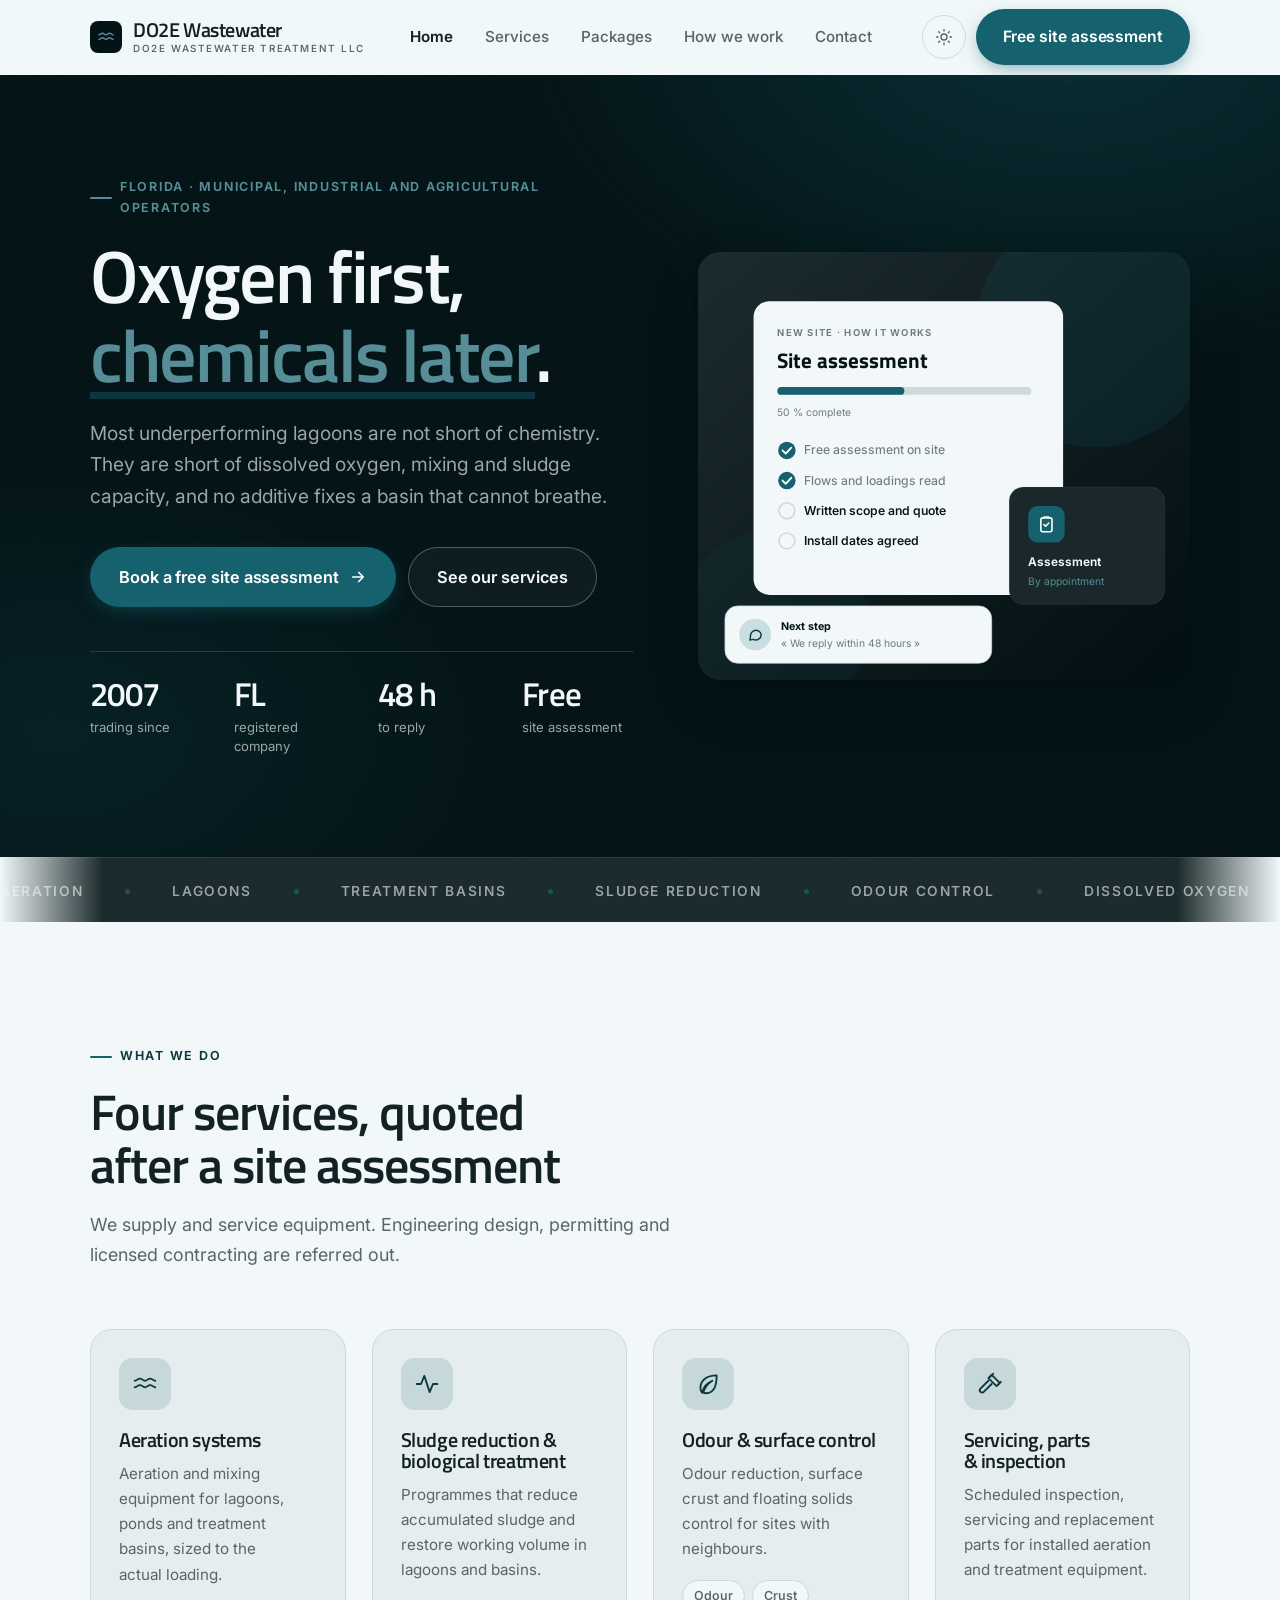
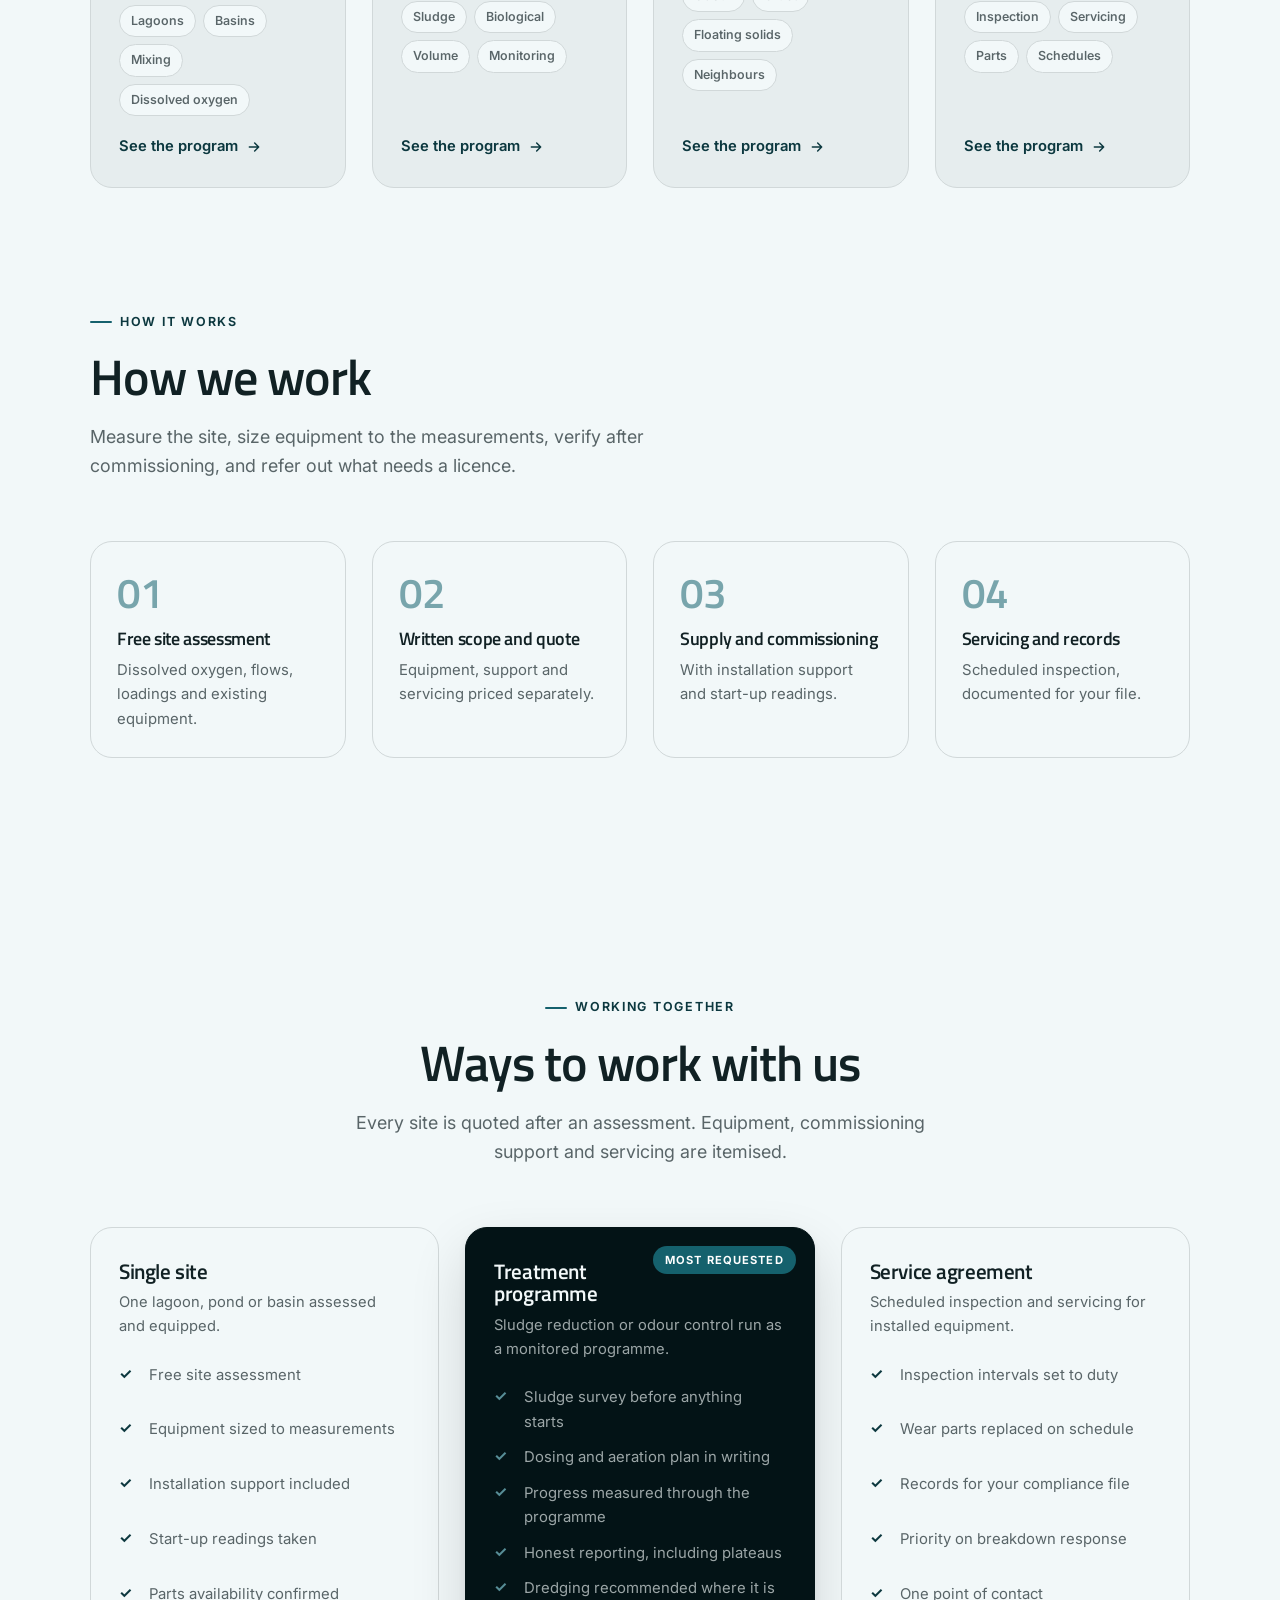
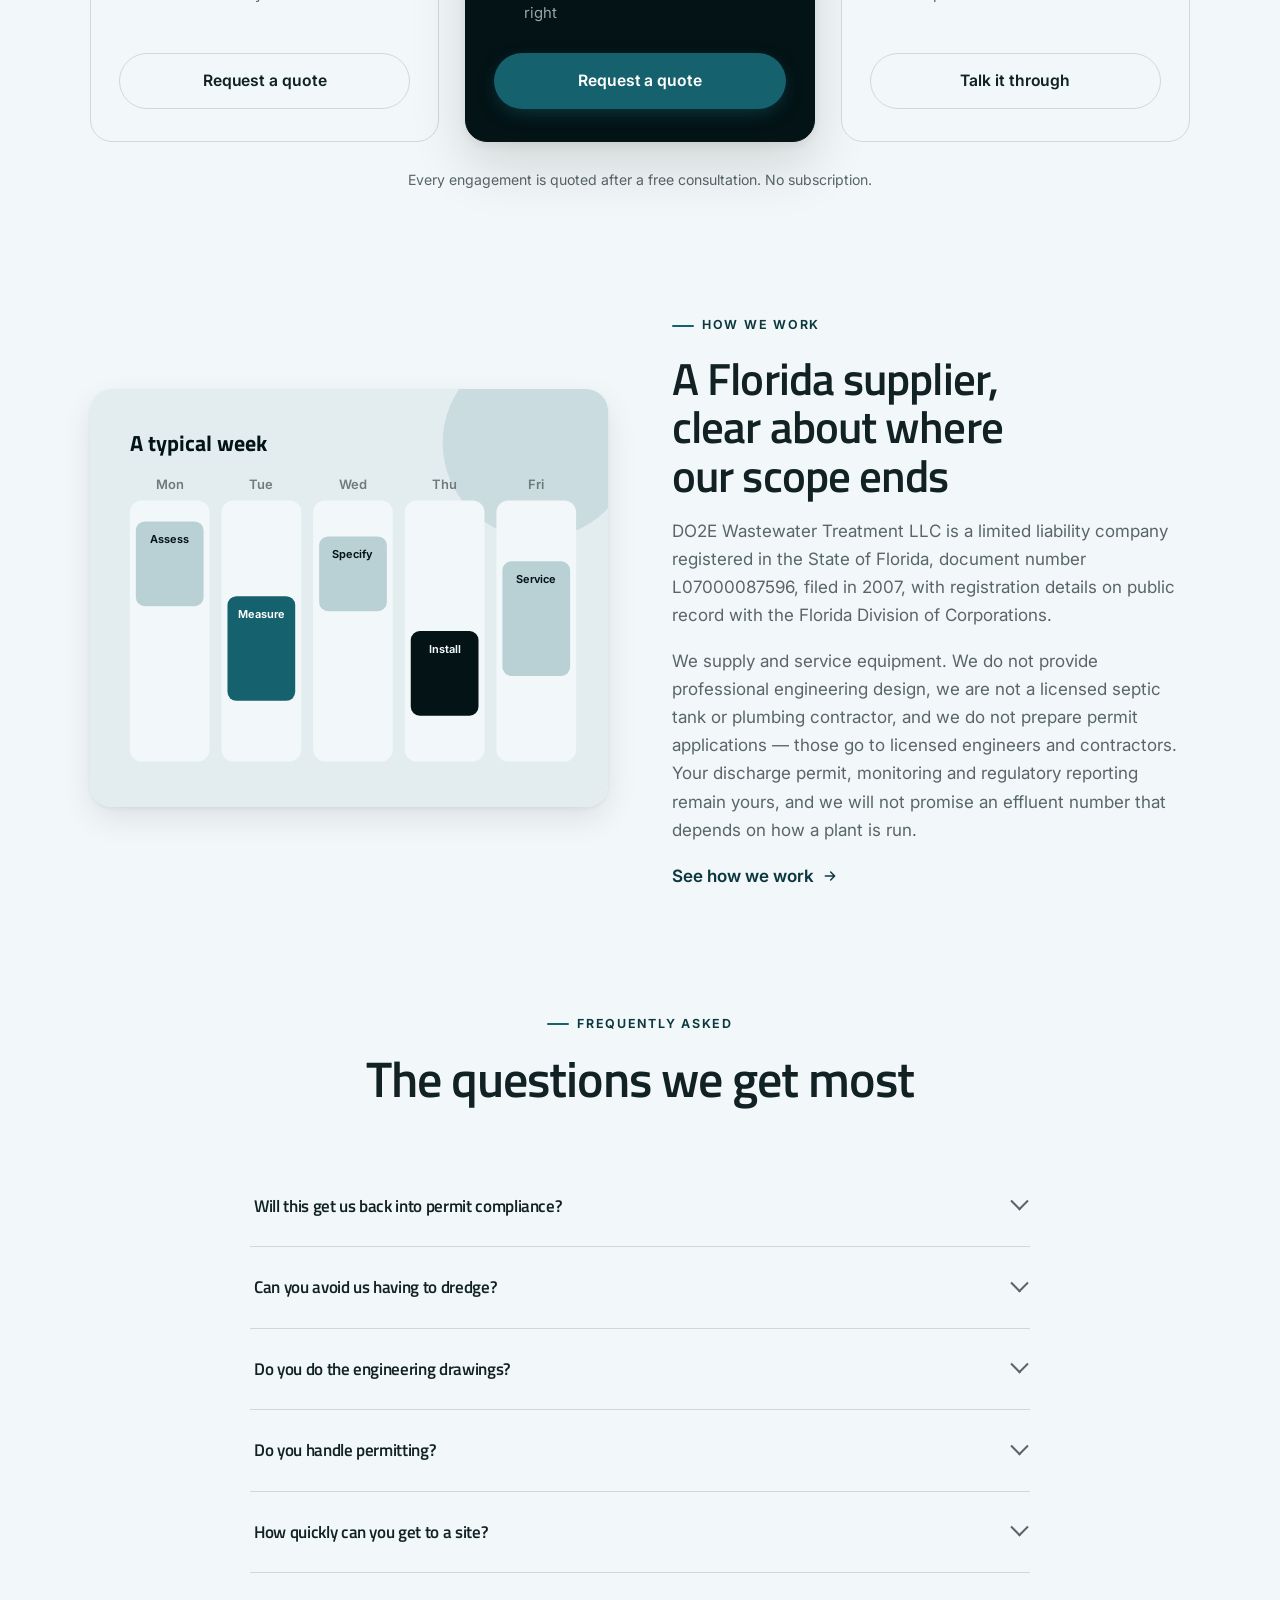
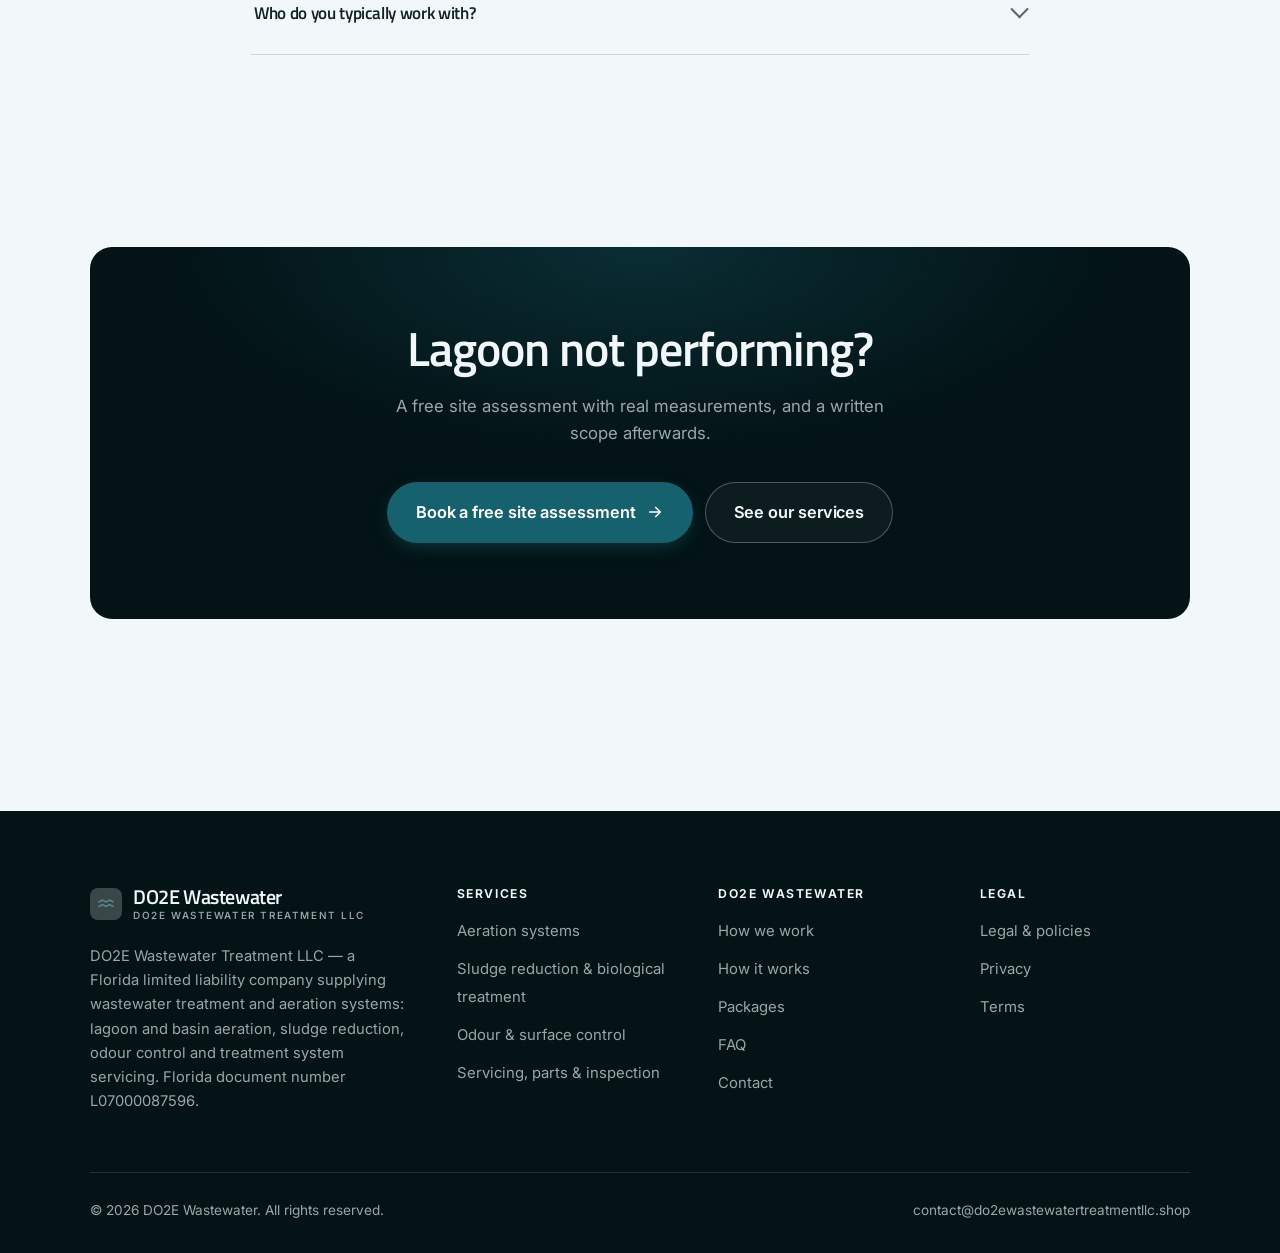
<file: index.html>
<!DOCTYPE html>
<html lang="en" class="no-js">
<head>
<meta charset="utf-8">
<meta name="viewport" content="width=device-width, initial-scale=1">
<title>DO2E Wastewater Treatment LLC — aeration and treatment systems</title>
<meta name="description" content="DO2E Wastewater Treatment LLC, a Florida company supplying wastewater aeration and treatment systems: lagoon aeration, sludge reduction, odour control and system servicing.">
<link rel="canonical" href="https://do2ewastewatertreatmentllc.shop/">

<meta property="og:type" content="website">
<meta property="og:url" content="https://do2ewastewatertreatmentllc.shop/">
<meta property="og:site_name" content="DO2E Wastewater">
<meta property="og:locale" content="en_US">
<meta property="og:title" content="DO2E Wastewater Treatment LLC — aeration and treatment systems">
<meta property="og:description" content="DO2E Wastewater Treatment LLC, a Florida company supplying wastewater aeration and treatment systems: lagoon aeration, sludge reduction, odour control and system servicing.">
<meta name="theme-color" content="#031316">

<link rel="icon" href="assets/img/favicon.svg" type="image/svg+xml">
<link rel="preconnect" href="https://fonts.googleapis.com">
<link rel="preconnect" href="https://fonts.gstatic.com" crossorigin>
<link rel="stylesheet" href="https://fonts.googleapis.com/css2?family=Titillium+Web:wght@400;600;700&family=Inter:wght@400..700&display=swap">
<link rel="stylesheet" href="assets/css/style.css">

<!-- Thème appliqué avant le premier rendu (évite le flash) -->
<script>
document.documentElement.classList.remove('no-js');
(function(){try{var t=localStorage.getItem('site-theme');if(t){document.documentElement.setAttribute('data-theme',t);}}catch(e){}})();
</script>
<script type="application/ld+json">
{
  "@context": "https://schema.org",
  "@type": "Organization",
  "name": "DO2E Wastewater",
  "url": "https://do2ewastewatertreatmentllc.shop/",
  "email": "contact@do2ewastewatertreatmentllc.shop",
  "description": "DO2E Wastewater Treatment LLC, a Florida company supplying wastewater aeration and treatment systems: lagoon aeration, sludge reduction, odour control and system servicing.",
  "areaServed": "US",
  "knowsLanguage": "en"
}
</script>
</head>

<body>
<a class="skip-link" href="#main">Skip to main content</a>

<header class="site-header">
  <nav class="wrap nav" aria-label="Main navigation">
    <a class="brand" href="index.html">
      <svg class="brand__mark" viewBox="0 0 64 64" aria-hidden="true">
        <rect class="bm-bg" width="64" height="64" rx="16"/>
        <g class="bm-ic" transform="translate(14 14) scale(1.5)" fill="none" stroke-width="2.1" stroke-linecap="round" stroke-linejoin="round"><path d="M2.5 9c2.4 0 2.4-2 4.75-2s2.4 2 4.75 2 2.4-2 4.75-2 2.4 2 4.75 2M2.5 15c2.4 0 2.4-2 4.75-2s2.4 2 4.75 2 2.4-2 4.75-2 2.4 2 4.75 2"/></g>
      </svg>
      <span>DO2E Wastewater<span class="brand__sub">DO2E Wastewater Treatment LLC</span></span>
    </a>

    <ul class="nav__links" id="nav-links">
      <li><a href="index.html" aria-current="page">Home</a></li>
      <li><a href="programs.html">Services</a></li>
      <li><a href="index.html#pricing">Packages</a></li>
      <li><a href="about.html">How we work</a></li>
      <li><a href="contact.html">Contact</a></li>
      <li><a class="btn btn--primary" href="contact.html">Free site assessment</a></li>
    </ul>

    <div class="nav__cta">
      <button class="theme-toggle" type="button" aria-label="Switch to dark theme">
        <svg class="icon-sun" viewBox="0 0 24 24" fill="none" stroke="currentColor" stroke-width="1.8" stroke-linecap="round" aria-hidden="true"><circle cx="12" cy="12" r="4"/><path d="M12 2v2m0 16v2M2 12h2m16 0h2M4.9 4.9l1.4 1.4m11.4 11.4 1.4 1.4M19.1 4.9l-1.4 1.4M6.3 17.7l-1.4 1.4"/></svg>
        <svg class="icon-moon" viewBox="0 0 24 24" fill="none" stroke="currentColor" stroke-width="1.8" stroke-linecap="round" stroke-linejoin="round" aria-hidden="true"><path d="M21 12.8A9 9 0 1 1 11.2 3a7 7 0 0 0 9.8 9.8z"/></svg>
      </button>
      <a class="btn btn--primary" href="contact.html">Free site assessment</a>
      <button class="nav__toggle" type="button" aria-expanded="false" aria-controls="nav-links" aria-label="Open menu">
        <svg class="icon-open" viewBox="0 0 24 24" fill="none" stroke="currentColor" stroke-width="2" stroke-linecap="round" aria-hidden="true"><path d="M3 6h18M3 12h18M3 18h18"/></svg>
        <svg class="icon-close" viewBox="0 0 24 24" fill="none" stroke="currentColor" stroke-width="2" stroke-linecap="round" aria-hidden="true"><path d="M6 6l12 12M18 6L6 18"/></svg>
      </button>
    </div>
  </nav>
</header>

<main id="main">

<section class="hero">
  <div class="wrap hero__inner">
    <div>
      <span class="eyebrow hero__eyebrow">Florida · Municipal, industrial and agricultural operators</span>
      <h1>Oxygen first,<br> <em>chemicals later</em>.</h1>
      <p class="hero__lede">Most underperforming lagoons are not short of chemistry. They are short of dissolved oxygen, mixing and sludge capacity, and no additive fixes a basin that cannot breathe.</p>

      <div class="hero__actions">
        <a class="btn btn--primary btn--lg" href="contact.html">Book a free site assessment <svg viewBox="0 0 24 24" fill="none" stroke="currentColor" stroke-width="2.2" stroke-linecap="round" stroke-linejoin="round" aria-hidden="true"><path d="M5 12h14M13 6l6 6-6 6"/></svg></a>
        <a class="btn btn--on-dark btn--lg" href="programs.html">See our services</a>
      </div>

      <ul class="hero__proof">
        <li><span class="stat__num">2007</span><span class="stat__label">trading since</span></li>
        <li><span class="stat__num">FL</span><span class="stat__label">registered company</span></li>
        <li><span class="stat__num">48 h</span><span class="stat__label">to reply</span></li>
        <li><span class="stat__num">Free</span><span class="stat__label">site assessment</span></li>
      </ul>
    </div>

    <div class="hero__art">
      <svg viewBox="0 0 620 540" role="img" aria-label="How a DO2E Wastewater engagement works, from free site assessment to agreed install dates.">
        <defs>
          <linearGradient id="hbg" x1="0" y1="0" x2="1" y2="1">
            <stop offset="0" stop-color="#1c2b2d"/><stop offset="1" stop-color="#020f12"/>
          </linearGradient>
        </defs>
        <rect width="620" height="540" rx="22" fill="url(#hbg)"/>
        <circle cx="500" cy="96" r="150" fill="#15616d" opacity=".16"/>
        <circle cx="96" cy="470" r="120" fill="#15616d" opacity=".08"/>

        <g style="font-family: var(--font-body)">
          <!-- Carte programme -->
          <rect x="70" y="62" width="390" height="370" rx="20" fill="#f2f8f9"/>
          <text x="100" y="106" font-size="12" font-weight="650" letter-spacing="1.6" fill="#6f7a7c">NEW SITE · HOW IT WORKS</text>
          <text x="100" y="146" font-size="27" font-weight="700" fill="#031316" style="font-family: var(--font-display)">Site assessment</text>
          <rect x="100" y="170" width="320" height="10" rx="5" fill="#d1d8d9"/>
          <rect x="100" y="170" width="160" height="10" rx="5" fill="#15616d"/>
          <text x="100" y="206" font-size="13" fill="#6f7a7c">50 % complete</text>
          <circle cx="112" cy="250" r="11" fill="#15616d"/><path d="M106.5 250l4 4 7-7.5" fill="none" stroke="#ffffff" stroke-width="2.4" stroke-linecap="round" stroke-linejoin="round"/><text x="134" y="255" font-size="15.5" fill="#6f7a7c" font-weight="450">Free assessment on site</text>
          <circle cx="112" cy="288" r="11" fill="#15616d"/><path d="M106.5 288l4 4 7-7.5" fill="none" stroke="#ffffff" stroke-width="2.4" stroke-linecap="round" stroke-linejoin="round"/><text x="134" y="293" font-size="15.5" fill="#6f7a7c" font-weight="450">Flows and loadings read</text>
          <circle cx="112" cy="326" r="10" fill="none" stroke="#d1d8d9" stroke-width="2"/><text x="134" y="331" font-size="15.5" fill="#031316" font-weight="560">Written scope and quote</text>
          <circle cx="112" cy="364" r="10" fill="none" stroke="#d1d8d9" stroke-width="2"/><text x="134" y="369" font-size="15.5" fill="#031316" font-weight="560">Install dates agreed</text>

          <!-- Carte séance -->
          <rect x="392" y="296" width="196" height="148" rx="18" fill="#1a282b" stroke="#ffffff" stroke-opacity=".08"/>
          <rect x="416" y="320" width="46" height="46" rx="12" fill="#15616d"/>
          <g transform="translate(427 331)" fill="none" stroke="#ffffff" color="#ffffff" stroke-width="2" stroke-linecap="round" stroke-linejoin="round"><rect x="5" y="4" width="14" height="17.5" rx="2.5"/><path d="M9 4V3h6v1M9 12.5l2 2 4-4"/></g>
          <text x="416" y="396" font-size="15" font-weight="650" fill="#f2f8f9">Assessment</text>
          <text x="416" y="420" font-size="13" fill="#578d96">By appointment</text>

          <!-- Retour du coach -->
          <rect x="34" y="446" width="336" height="72" rx="16" fill="#f2f8f9" stroke="#d1d8d9"/>
          <circle cx="72" cy="482" r="20" fill="#cadde0"/>
          <g transform="translate(62 472) scale(.84)" fill="none" stroke="#0e3f47" stroke-width="2.2" stroke-linecap="round" stroke-linejoin="round"><path d="M21 12a8 8 0 0 1-11.6 7.1L4 20l1-4.6A8 8 0 1 1 21 12z"/></g>
          <text x="104" y="476" font-size="13.5" font-weight="700" fill="#031316">Next step</text>
          <text x="104" y="498" font-size="13" fill="#6f7a7c">« We reply within 48 hours »</text>
        </g>
      </svg>
    </div>
  </div>
</section>

<div class="marquee" aria-hidden="true">
  <div class="marquee__track"><span>Aeration</span><span>Lagoons</span><span>Treatment basins</span><span>Sludge reduction</span><span>Odour control</span><span>Dissolved oxygen</span><span>Mixing</span><span>Servicing</span><span>Parts</span><span>Municipal</span><span>Aeration</span><span>Lagoons</span><span>Treatment basins</span><span>Sludge reduction</span><span>Odour control</span><span>Dissolved oxygen</span><span>Mixing</span><span>Servicing</span><span>Parts</span><span>Municipal</span></div>
</div>

<section class="section wrap" id="programs">
  <div class="section-head reveal">
    <span class="eyebrow">What we do</span>
    <h2>Four services, quoted after a site assessment</h2>
    <p>We supply and service equipment. Engineering design, permitting and licensed contracting are referred out.</p>
  </div>
  <div class="grid grid--4 reveal-group">
    <a class="card" href="programs.html#aeration">
      <div class="card__icon"><svg viewBox="0 0 24 24" fill="none" stroke="currentColor" stroke-width="1.7" stroke-linecap="round" stroke-linejoin="round" aria-hidden="true"><path d="M2.5 9c2.4 0 2.4-2 4.75-2s2.4 2 4.75 2 2.4-2 4.75-2 2.4 2 4.75 2M2.5 15c2.4 0 2.4-2 4.75-2s2.4 2 4.75 2 2.4-2 4.75-2 2.4 2 4.75 2"/></svg></div>
      <h3>Aeration systems</h3>
      <p>Aeration and mixing equipment for lagoons, ponds and treatment basins, sized to the actual loading.</p>
      <ul class="tags"><li>Lagoons</li><li>Basins</li><li>Mixing</li><li>Dissolved oxygen</li></ul>
      <span class="arrow-link">See the program <svg viewBox="0 0 24 24" fill="none" stroke="currentColor" stroke-width="2.2" stroke-linecap="round" stroke-linejoin="round" aria-hidden="true"><path d="M5 12h14M13 6l6 6-6 6"/></svg></span>
    </a>
    <a class="card" href="programs.html#sludge">
      <div class="card__icon"><svg viewBox="0 0 24 24" fill="none" stroke="currentColor" stroke-width="1.7" stroke-linecap="round" stroke-linejoin="round" aria-hidden="true"><path d="M2.5 12h4l3-7.5 5 15 3-7.5h4"/></svg></div>
      <h3>Sludge reduction &amp; biological treatment</h3>
      <p>Programmes that reduce accumulated sludge and restore working volume in lagoons and basins.</p>
      <ul class="tags"><li>Sludge</li><li>Biological</li><li>Volume</li><li>Monitoring</li></ul>
      <span class="arrow-link">See the program <svg viewBox="0 0 24 24" fill="none" stroke="currentColor" stroke-width="2.2" stroke-linecap="round" stroke-linejoin="round" aria-hidden="true"><path d="M5 12h14M13 6l6 6-6 6"/></svg></span>
    </a>
    <a class="card" href="programs.html#odour">
      <div class="card__icon"><svg viewBox="0 0 24 24" fill="none" stroke="currentColor" stroke-width="1.7" stroke-linecap="round" stroke-linejoin="round" aria-hidden="true"><path d="M20 4c-9 0-15 4.5-15 11.5 0 2 .6 3.4 1.5 4.5C8 14 12 10.5 16 9c-4 2.5-7 6-8.5 11 1 .4 2 .5 3 .5C17 20.5 20 14 20 4z"/></svg></div>
      <h3>Odour &amp; surface control</h3>
      <p>Odour reduction, surface crust and floating solids control for sites with neighbours.</p>
      <ul class="tags"><li>Odour</li><li>Crust</li><li>Floating solids</li><li>Neighbours</li></ul>
      <span class="arrow-link">See the program <svg viewBox="0 0 24 24" fill="none" stroke="currentColor" stroke-width="2.2" stroke-linecap="round" stroke-linejoin="round" aria-hidden="true"><path d="M5 12h14M13 6l6 6-6 6"/></svg></span>
    </a>
    <a class="card" href="programs.html#service">
      <div class="card__icon"><svg viewBox="0 0 24 24" fill="none" stroke="currentColor" stroke-width="1.7" stroke-linecap="round" stroke-linejoin="round" aria-hidden="true"><path d="M13.5 3.5 21 11l-3 3-7.5-7.5z"/><path d="M10.5 9 3.2 16.3a2.1 2.1 0 0 0 3 3L13.5 12"/><path d="M15 2.5 12 5.5M19.5 12.5 22 10"/></svg></div>
      <h3>Servicing, parts &amp; inspection</h3>
      <p>Scheduled inspection, servicing and replacement parts for installed aeration and treatment equipment.</p>
      <ul class="tags"><li>Inspection</li><li>Servicing</li><li>Parts</li><li>Schedules</li></ul>
      <span class="arrow-link">See the program <svg viewBox="0 0 24 24" fill="none" stroke="currentColor" stroke-width="2.2" stroke-linecap="round" stroke-linejoin="round" aria-hidden="true"><path d="M5 12h14M13 6l6 6-6 6"/></svg></span>
    </a>
  </div>
</section>

<section class="section section--flush wrap" id="how-it-works">
  <div class="section-head reveal">
    <span class="eyebrow">How it works</span>
    <h2>How we work</h2>
    <p>Measure the site, size equipment to the measurements, verify after commissioning, and refer out what needs a licence.</p>
  </div>
  <div class="grid grid--4 steps reveal-group">
    <article class="step">
      <h3>Free site assessment</h3>
      <p>Dissolved oxygen, flows, loadings and existing equipment.</p>
    </article>
    <article class="step">
      <h3>Written scope and quote</h3>
      <p>Equipment, support and servicing priced separately.</p>
    </article>
    <article class="step">
      <h3>Supply and commissioning</h3>
      <p>With installation support and start-up readings.</p>
    </article>
    <article class="step">
      <h3>Servicing and records</h3>
      <p>Scheduled inspection, documented for your file.</p>
    </article>
  </div>
</section>

<section class="section wrap" id="pricing">
  <div class="section-head section-head--center reveal">
    <span class="eyebrow">Working together</span>
    <h2>Ways to work with us</h2>
    <p>Every site is quoted after an assessment. Equipment, commissioning support and servicing are itemised.</p>
  </div>
  <div class="grid grid--3 plans reveal-group">
    <article class="plan">
      
      <h3>Single site</h3>
      <p class="plan__desc">One lagoon, pond or basin assessed and equipped.</p>
      
      <ul class="plan__features">
        <li>Free site assessment</li>
        <li>Equipment sized to measurements</li>
        <li>Installation support included</li>
        <li>Start-up readings taken</li>
        <li>Parts availability confirmed</li>
      </ul>
      <a class="btn btn--ghost btn--block" href="contact.html">Request a quote</a>
    </article>
    <article class="plan plan--featured">
      <span class="plan__tag">Most requested</span>
      <h3>Treatment programme</h3>
      <p class="plan__desc">Sludge reduction or odour control run as a monitored programme.</p>
      
      <ul class="plan__features">
        <li>Sludge survey before anything starts</li>
        <li>Dosing and aeration plan in writing</li>
        <li>Progress measured through the programme</li>
        <li>Honest reporting, including plateaus</li>
        <li>Dredging recommended where it is right</li>
      </ul>
      <a class="btn btn--primary btn--block" href="contact.html">Request a quote</a>
    </article>
    <article class="plan">
      
      <h3>Service agreement</h3>
      <p class="plan__desc">Scheduled inspection and servicing for installed equipment.</p>
      
      <ul class="plan__features">
        <li>Inspection intervals set to duty</li>
        <li>Wear parts replaced on schedule</li>
        <li>Records for your compliance file</li>
        <li>Priority on breakdown response</li>
        <li>One point of contact</li>
      </ul>
      <a class="btn btn--ghost btn--block" href="contact.html">Talk it through</a>
    </article>
  </div>
  <p class="plans-note">Every engagement is quoted after a free consultation. No subscription.</p>
</section>

<section class="section section--flush wrap">
  <div class="split reveal">
    <div class="split__art">
      <svg viewBox="0 0 520 420" role="img" aria-label="Example of a typical week: Assess, Measure, Specify, Install, Service.">
        <rect width="520" height="420" rx="20" fill="#e3edef"/>
        <circle cx="450" cy="54" r="96" fill="#15616d" opacity=".12"/>
        <g style="font-family: var(--font-body)">
        <text x="40" y="62" font-size="22" font-weight="700" fill="#031316" style="font-family: var(--font-display)">A typical week</text>
        <text x="80" y="100" text-anchor="middle" font-size="13" font-weight="600" fill="#6f7a7c">Mon</text>
        <rect x="40" y="112" width="80" height="262" rx="12" fill="#f2f8f9"/>
        <rect x="46" y="133" width="68" height="85" rx="9" fill="#b9d1d5"/>
        <text x="80" y="155" text-anchor="middle" font-size="11" font-weight="650" fill="#031316">Assess</text>
        <text x="172" y="100" text-anchor="middle" font-size="13" font-weight="600" fill="#6f7a7c">Tue</text>
        <rect x="132" y="112" width="80" height="262" rx="12" fill="#f2f8f9"/>
        <rect x="138" y="208" width="68" height="105" rx="9" fill="#15616d"/>
        <text x="172" y="230" text-anchor="middle" font-size="11" font-weight="650" fill="#ffffff">Measure</text>
        <text x="264" y="100" text-anchor="middle" font-size="13" font-weight="600" fill="#6f7a7c">Wed</text>
        <rect x="224" y="112" width="80" height="262" rx="12" fill="#f2f8f9"/>
        <rect x="230" y="148" width="68" height="75" rx="9" fill="#b9d1d5"/>
        <text x="264" y="170" text-anchor="middle" font-size="11" font-weight="650" fill="#031316">Specify</text>
        <text x="356" y="100" text-anchor="middle" font-size="13" font-weight="600" fill="#6f7a7c">Thu</text>
        <rect x="316" y="112" width="80" height="262" rx="12" fill="#f2f8f9"/>
        <rect x="322" y="243" width="68" height="85" rx="9" fill="#031316"/>
        <text x="356" y="265" text-anchor="middle" font-size="11" font-weight="650" fill="#f2f8f9">Install</text>
        <text x="448" y="100" text-anchor="middle" font-size="13" font-weight="600" fill="#6f7a7c">Fri</text>
        <rect x="408" y="112" width="80" height="262" rx="12" fill="#f2f8f9"/>
        <rect x="414" y="173" width="68" height="115" rx="9" fill="#b9d1d5"/>
        <text x="448" y="195" text-anchor="middle" font-size="11" font-weight="650" fill="#031316">Service</text>
        </g>
      </svg>
    </div>
    <div>
      <span class="eyebrow">How we work</span>
      <h2>A Florida supplier, clear about where our scope ends</h2>
      <p>DO2E Wastewater Treatment LLC is a limited liability company registered in the State of Florida, document number L07000087596, filed in 2007, with registration details on public record with the Florida Division of Corporations.</p>
      <p>We supply and service equipment. We do not provide professional engineering design, we are not a licensed septic tank or plumbing contractor, and we do not prepare permit applications — those go to licensed engineers and contractors. Your discharge permit, monitoring and regulatory reporting remain yours, and we will not promise an effluent number that depends on how a plant is run.</p>
      <p><a class="arrow-link" href="about.html">See how we work <svg viewBox="0 0 24 24" fill="none" stroke="currentColor" stroke-width="2.2" stroke-linecap="round" stroke-linejoin="round" aria-hidden="true"><path d="M5 12h14M13 6l6 6-6 6"/></svg></a></p>
    </div>
  </div>
</section>

<section class="section section--flush wrap" id="faq">
  <div class="section-head section-head--center reveal">
    <span class="eyebrow">Frequently asked</span>
    <h2>The questions we get most</h2>
  </div>
  <div class="faq reveal">
    <details>
      <summary>Will this get us back into permit compliance?</summary>
      <p>We cannot promise that, and anyone who does is guessing. Treatment performance depends on influent, loading, temperature and operation. We will tell you what the equipment can realistically do.</p>
    </details>
    <details>
      <summary>Can you avoid us having to dredge?</summary>
      <p>Often a biological programme recovers useful volume. Sometimes the sludge is too deep or too inorganic and dredging is the honest answer — we will say so after the survey.</p>
    </details>
    <details>
      <summary>Do you do the engineering drawings?</summary>
      <p>No. That requires a licensed professional engineer, and we will work alongside yours or refer you to one.</p>
    </details>
    <details>
      <summary>Do you handle permitting?</summary>
      <p>No. Permit applications and regulatory reporting stay with the operator and your engineer. We supply the data from our equipment that supports them.</p>
    </details>
    <details>
      <summary>How quickly can you get to a site?</summary>
      <p>We reply within 48 hours and schedule assessments by appointment. Service agreement customers get priority on breakdowns.</p>
    </details>
    <details>
      <summary>Who do you typically work with?</summary>
      <p>Municipal utilities, industrial plants with their own treatment, and agricultural operations with lagoons.</p>
    </details>
  </div>
</section>

<section class="wrap section--tight">
  <div class="cta-band reveal">
    <h2>Lagoon not performing?</h2>
    <p>A free site assessment with real measurements, and a written scope afterwards.</p>
    <div class="hero__actions">
      <a class="btn btn--primary btn--lg" href="contact.html">Book a free site assessment <svg viewBox="0 0 24 24" fill="none" stroke="currentColor" stroke-width="2.2" stroke-linecap="round" stroke-linejoin="round" aria-hidden="true"><path d="M5 12h14M13 6l6 6-6 6"/></svg></a>
      <a class="btn btn--on-dark btn--lg" href="programs.html">See our services</a>
    </div>
  </div>
</section>

</main>

<footer class="site-footer">
  <div class="wrap">
    <div class="footer__grid">
      <div class="footer__brand">
        <a class="brand" href="index.html">
          <svg class="brand__mark" viewBox="0 0 64 64" aria-hidden="true">
        <rect class="bm-bg" width="64" height="64" rx="16"/>
        <g class="bm-ic" transform="translate(14 14) scale(1.5)" fill="none" stroke-width="2.1" stroke-linecap="round" stroke-linejoin="round"><path d="M2.5 9c2.4 0 2.4-2 4.75-2s2.4 2 4.75 2 2.4-2 4.75-2 2.4 2 4.75 2M2.5 15c2.4 0 2.4-2 4.75-2s2.4 2 4.75 2 2.4-2 4.75-2 2.4 2 4.75 2"/></g>
      </svg>
          <span>DO2E Wastewater<span class="brand__sub">DO2E Wastewater Treatment LLC</span></span>
        </a>
        <p>DO2E Wastewater Treatment LLC — a Florida limited liability company supplying wastewater treatment and aeration systems: lagoon and basin aeration, sludge reduction, odour control and treatment system servicing. Florida document number L07000087596.</p>
      </div>

      <div class="footer__col">
        <h4>Services</h4>
        <ul>
          <li><a href="programs.html#aeration">Aeration systems</a></li>
          <li><a href="programs.html#sludge">Sludge reduction &amp; biological treatment</a></li>
          <li><a href="programs.html#odour">Odour &amp; surface control</a></li>
          <li><a href="programs.html#service">Servicing, parts &amp; inspection</a></li>
        </ul>
      </div>

      <div class="footer__col">
        <h4>DO2E Wastewater</h4>
        <ul>
          <li><a href="about.html">How we work</a></li>
          <li><a href="index.html#how-it-works">How it works</a></li>
          <li><a href="index.html#pricing">Packages</a></li>
          <li><a href="index.html#faq">FAQ</a></li>
          <li><a href="contact.html">Contact</a></li>
        </ul>
      </div>

      <div class="footer__col">
        <h4>Legal</h4>
        <ul>
          <li><a href="legal.html">Legal &amp; policies</a></li>
          <li><a href="legal.html#privacy">Privacy</a></li>
          <li><a href="legal.html#terms">Terms</a></li>
        </ul>
      </div>
    </div>

    <div class="footer__bottom">
      <p>© <span data-year>2026</span> DO2E Wastewater. All rights reserved.</p>
      <p><a href="mailto:contact@do2ewastewatertreatmentllc.shop">contact@do2ewastewatertreatmentllc.shop</a></p>
    </div>
  </div>
</footer>

<script src="assets/js/main.js" defer></script>
</body>
</html>
</file>
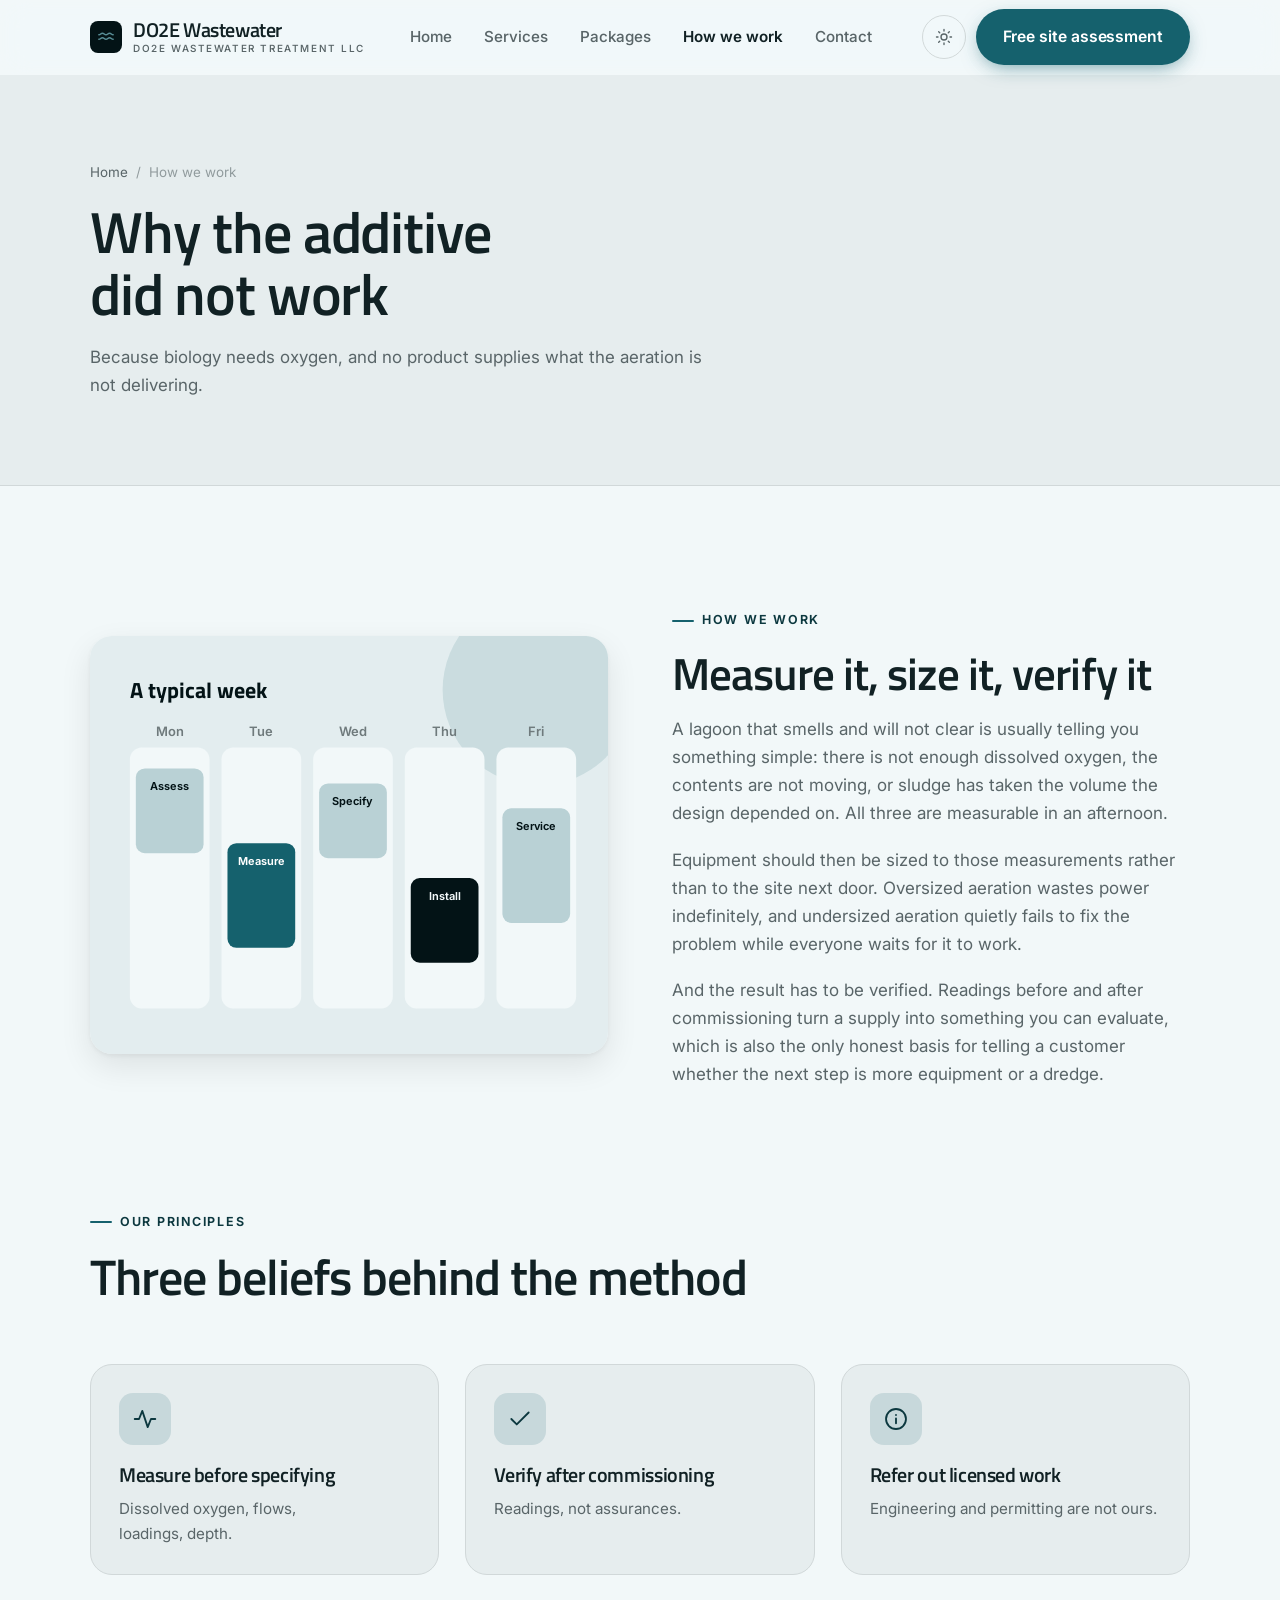
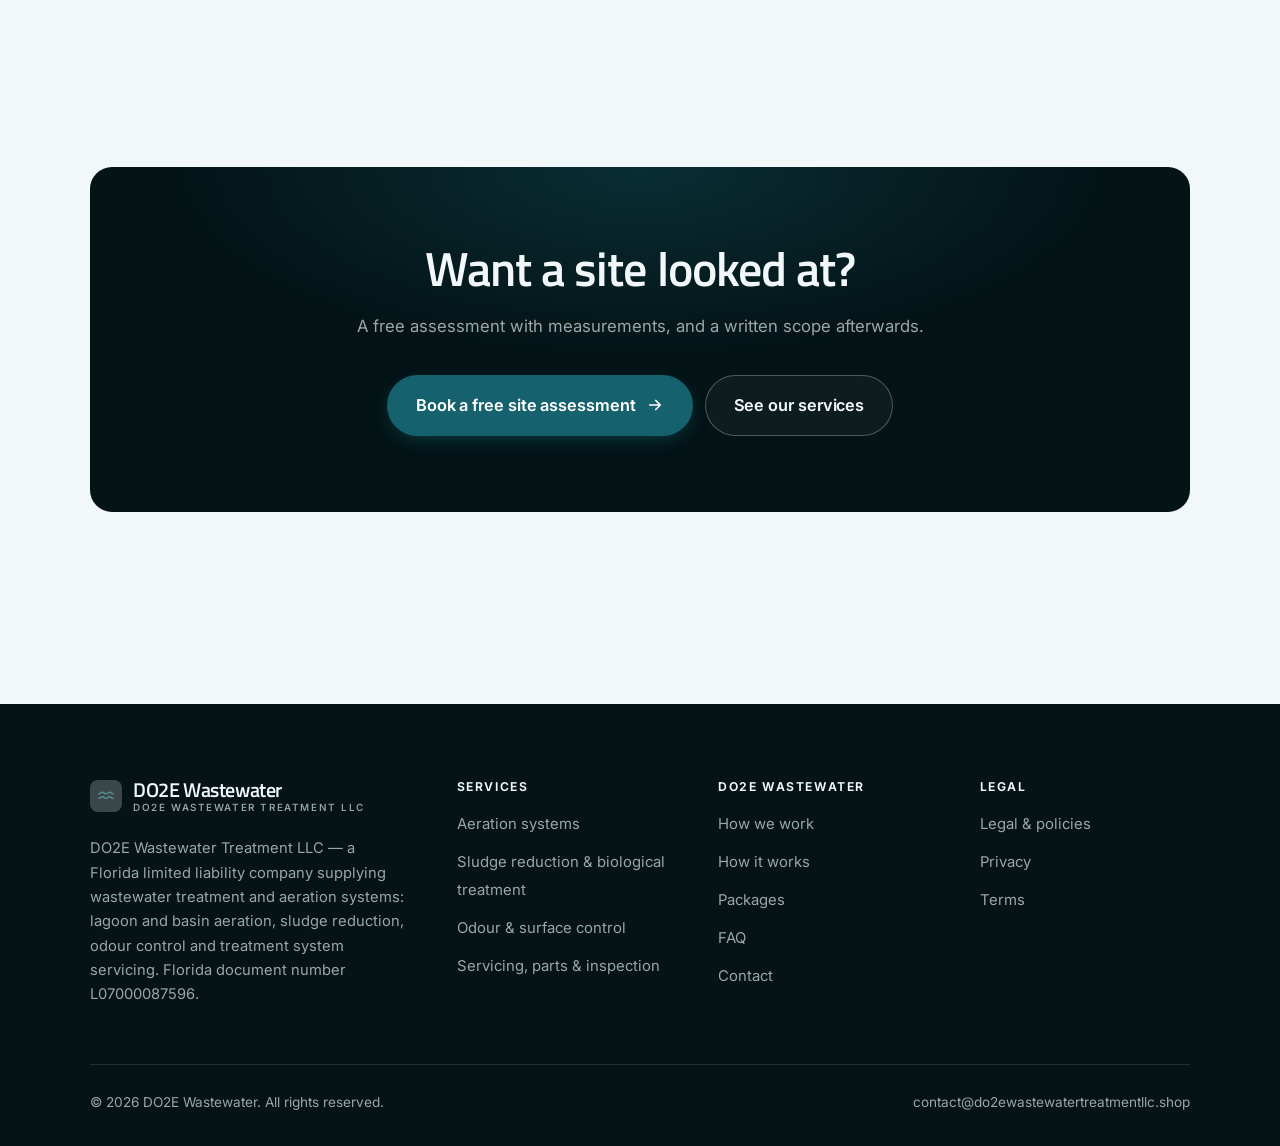
<file: about.html>
<!DOCTYPE html>
<html lang="en" class="no-js">
<head>
<meta charset="utf-8">
<meta name="viewport" content="width=device-width, initial-scale=1">
<title>How we work — DO2E Wastewater</title>
<meta name="description" content="About DO2E Wastewater Treatment LLC, a Florida wastewater treatment and aeration equipment company, document number L07000087596.">
<link rel="canonical" href="https://do2ewastewatertreatmentllc.shop/about.html">

<meta property="og:type" content="website">
<meta property="og:url" content="https://do2ewastewatertreatmentllc.shop/about.html">
<meta property="og:site_name" content="DO2E Wastewater">
<meta property="og:locale" content="en_US">
<meta property="og:title" content="How we work — DO2E Wastewater">
<meta property="og:description" content="About DO2E Wastewater Treatment LLC, a Florida wastewater treatment and aeration equipment company, document number L07000087596.">
<meta name="theme-color" content="#031316">

<link rel="icon" href="assets/img/favicon.svg" type="image/svg+xml">
<link rel="preconnect" href="https://fonts.googleapis.com">
<link rel="preconnect" href="https://fonts.gstatic.com" crossorigin>
<link rel="stylesheet" href="https://fonts.googleapis.com/css2?family=Titillium+Web:wght@400;600;700&family=Inter:wght@400..700&display=swap">
<link rel="stylesheet" href="assets/css/style.css">

<!-- Thème appliqué avant le premier rendu (évite le flash) -->
<script>
document.documentElement.classList.remove('no-js');
(function(){try{var t=localStorage.getItem('site-theme');if(t){document.documentElement.setAttribute('data-theme',t);}}catch(e){}})();
</script>
</head>

<body>
<a class="skip-link" href="#main">Skip to main content</a>

<header class="site-header">
  <nav class="wrap nav" aria-label="Main navigation">
    <a class="brand" href="index.html">
      <svg class="brand__mark" viewBox="0 0 64 64" aria-hidden="true">
        <rect class="bm-bg" width="64" height="64" rx="16"/>
        <g class="bm-ic" transform="translate(14 14) scale(1.5)" fill="none" stroke-width="2.1" stroke-linecap="round" stroke-linejoin="round"><path d="M2.5 9c2.4 0 2.4-2 4.75-2s2.4 2 4.75 2 2.4-2 4.75-2 2.4 2 4.75 2M2.5 15c2.4 0 2.4-2 4.75-2s2.4 2 4.75 2 2.4-2 4.75-2 2.4 2 4.75 2"/></g>
      </svg>
      <span>DO2E Wastewater<span class="brand__sub">DO2E Wastewater Treatment LLC</span></span>
    </a>

    <ul class="nav__links" id="nav-links">
      <li><a href="index.html">Home</a></li>
      <li><a href="programs.html">Services</a></li>
      <li><a href="index.html#pricing">Packages</a></li>
      <li><a href="about.html" aria-current="page">How we work</a></li>
      <li><a href="contact.html">Contact</a></li>
      <li><a class="btn btn--primary" href="contact.html">Free site assessment</a></li>
    </ul>

    <div class="nav__cta">
      <button class="theme-toggle" type="button" aria-label="Switch to dark theme">
        <svg class="icon-sun" viewBox="0 0 24 24" fill="none" stroke="currentColor" stroke-width="1.8" stroke-linecap="round" aria-hidden="true"><circle cx="12" cy="12" r="4"/><path d="M12 2v2m0 16v2M2 12h2m16 0h2M4.9 4.9l1.4 1.4m11.4 11.4 1.4 1.4M19.1 4.9l-1.4 1.4M6.3 17.7l-1.4 1.4"/></svg>
        <svg class="icon-moon" viewBox="0 0 24 24" fill="none" stroke="currentColor" stroke-width="1.8" stroke-linecap="round" stroke-linejoin="round" aria-hidden="true"><path d="M21 12.8A9 9 0 1 1 11.2 3a7 7 0 0 0 9.8 9.8z"/></svg>
      </button>
      <a class="btn btn--primary" href="contact.html">Free site assessment</a>
      <button class="nav__toggle" type="button" aria-expanded="false" aria-controls="nav-links" aria-label="Open menu">
        <svg class="icon-open" viewBox="0 0 24 24" fill="none" stroke="currentColor" stroke-width="2" stroke-linecap="round" aria-hidden="true"><path d="M3 6h18M3 12h18M3 18h18"/></svg>
        <svg class="icon-close" viewBox="0 0 24 24" fill="none" stroke="currentColor" stroke-width="2" stroke-linecap="round" aria-hidden="true"><path d="M6 6l12 12M18 6L6 18"/></svg>
      </button>
    </div>
  </nav>
</header>

<main id="main">

<section class="page-head">
  <div class="wrap">
    <nav class="breadcrumb" aria-label="Breadcrumb">
      <a href="index.html">Home</a><span>/</span><span aria-current="page">How we work</span>
    </nav>
    <h1>Why the additive did not work</h1>
    <p>Because biology needs oxygen, and no product supplies what the aeration is not delivering.</p>
  </div>
</section>

<section class="section wrap">
  <div class="split reveal">
    <div class="split__art">
      <svg viewBox="0 0 520 420" role="img" aria-label="Example of a typical week: Assess, Measure, Specify, Install, Service.">
        <rect width="520" height="420" rx="20" fill="#e3edef"/>
        <circle cx="450" cy="54" r="96" fill="#15616d" opacity=".12"/>
        <g style="font-family: var(--font-body)">
        <text x="40" y="62" font-size="22" font-weight="700" fill="#031316" style="font-family: var(--font-display)">A typical week</text>
        <text x="80" y="100" text-anchor="middle" font-size="13" font-weight="600" fill="#6f7a7c">Mon</text>
        <rect x="40" y="112" width="80" height="262" rx="12" fill="#f2f8f9"/>
        <rect x="46" y="133" width="68" height="85" rx="9" fill="#b9d1d5"/>
        <text x="80" y="155" text-anchor="middle" font-size="11" font-weight="650" fill="#031316">Assess</text>
        <text x="172" y="100" text-anchor="middle" font-size="13" font-weight="600" fill="#6f7a7c">Tue</text>
        <rect x="132" y="112" width="80" height="262" rx="12" fill="#f2f8f9"/>
        <rect x="138" y="208" width="68" height="105" rx="9" fill="#15616d"/>
        <text x="172" y="230" text-anchor="middle" font-size="11" font-weight="650" fill="#ffffff">Measure</text>
        <text x="264" y="100" text-anchor="middle" font-size="13" font-weight="600" fill="#6f7a7c">Wed</text>
        <rect x="224" y="112" width="80" height="262" rx="12" fill="#f2f8f9"/>
        <rect x="230" y="148" width="68" height="75" rx="9" fill="#b9d1d5"/>
        <text x="264" y="170" text-anchor="middle" font-size="11" font-weight="650" fill="#031316">Specify</text>
        <text x="356" y="100" text-anchor="middle" font-size="13" font-weight="600" fill="#6f7a7c">Thu</text>
        <rect x="316" y="112" width="80" height="262" rx="12" fill="#f2f8f9"/>
        <rect x="322" y="243" width="68" height="85" rx="9" fill="#031316"/>
        <text x="356" y="265" text-anchor="middle" font-size="11" font-weight="650" fill="#f2f8f9">Install</text>
        <text x="448" y="100" text-anchor="middle" font-size="13" font-weight="600" fill="#6f7a7c">Fri</text>
        <rect x="408" y="112" width="80" height="262" rx="12" fill="#f2f8f9"/>
        <rect x="414" y="173" width="68" height="115" rx="9" fill="#b9d1d5"/>
        <text x="448" y="195" text-anchor="middle" font-size="11" font-weight="650" fill="#031316">Service</text>
        </g>
      </svg>
    </div>
    <div>
      <span class="eyebrow">How we work</span>
      <h2>Measure it, size it, verify it</h2>
      <p>A lagoon that smells and will not clear is usually telling you something simple: there is not enough dissolved oxygen, the contents are not moving, or sludge has taken the volume the design depended on. All three are measurable in an afternoon.</p>
      <p>Equipment should then be sized to those measurements rather than to the site next door. Oversized aeration wastes power indefinitely, and undersized aeration quietly fails to fix the problem while everyone waits for it to work.</p>
      <p>And the result has to be verified. Readings before and after commissioning turn a supply into something you can evaluate, which is also the only honest basis for telling a customer whether the next step is more equipment or a dredge.</p>
      <!--
        TO DO: add a short introduction of the coach (name, real background),
        with a photo if possible. Do not invent credentials — see README.md.
      -->
    </div>
  </div>
</section>

<section class="section section--flush wrap">
  <div class="section-head reveal">
    <span class="eyebrow">Our principles</span>
    <h2>Three beliefs behind the method</h2>
  </div>
  <div class="grid grid--3 reveal-group">
    <article class="card">
      <div class="card__icon"><svg viewBox="0 0 24 24" fill="none" stroke="currentColor" stroke-width="1.7" stroke-linecap="round" stroke-linejoin="round" aria-hidden="true"><path d="M2.5 12h4l3-7.5 5 15 3-7.5h4"/></svg></div>
      <h3>Measure before specifying</h3>
      <p>Dissolved oxygen, flows, loadings, depth.</p>
    </article>
    <article class="card">
      <div class="card__icon"><svg viewBox="0 0 24 24" fill="none" stroke="currentColor" stroke-width="1.7" stroke-linecap="round" stroke-linejoin="round" aria-hidden="true"><path d="M20 6 9 17l-5-5"/></svg></div>
      <h3>Verify after commissioning</h3>
      <p>Readings, not assurances.</p>
    </article>
    <article class="card">
      <div class="card__icon"><svg viewBox="0 0 24 24" fill="none" stroke="currentColor" stroke-width="1.7" stroke-linecap="round" stroke-linejoin="round" aria-hidden="true"><circle cx="12" cy="12" r="9.2"/><path d="M12 16v-4.5M12 8.2v.1"/></svg></div>
      <h3>Refer out licensed work</h3>
      <p>Engineering and permitting are not ours.</p>
    </article>
  </div>
</section>

<section class="wrap section--tight">
  <div class="cta-band reveal">
    <h2>Want a site looked at?</h2>
    <p>A free assessment with measurements, and a written scope afterwards.</p>
    <div class="hero__actions">
      <a class="btn btn--primary btn--lg" href="contact.html">Book a free site assessment <svg viewBox="0 0 24 24" fill="none" stroke="currentColor" stroke-width="2.2" stroke-linecap="round" stroke-linejoin="round" aria-hidden="true"><path d="M5 12h14M13 6l6 6-6 6"/></svg></a>
      <a class="btn btn--on-dark btn--lg" href="programs.html">See our services</a>
    </div>
  </div>
</section>

</main>

<footer class="site-footer">
  <div class="wrap">
    <div class="footer__grid">
      <div class="footer__brand">
        <a class="brand" href="index.html">
          <svg class="brand__mark" viewBox="0 0 64 64" aria-hidden="true">
        <rect class="bm-bg" width="64" height="64" rx="16"/>
        <g class="bm-ic" transform="translate(14 14) scale(1.5)" fill="none" stroke-width="2.1" stroke-linecap="round" stroke-linejoin="round"><path d="M2.5 9c2.4 0 2.4-2 4.75-2s2.4 2 4.75 2 2.4-2 4.75-2 2.4 2 4.75 2M2.5 15c2.4 0 2.4-2 4.75-2s2.4 2 4.75 2 2.4-2 4.75-2 2.4 2 4.75 2"/></g>
      </svg>
          <span>DO2E Wastewater<span class="brand__sub">DO2E Wastewater Treatment LLC</span></span>
        </a>
        <p>DO2E Wastewater Treatment LLC — a Florida limited liability company supplying wastewater treatment and aeration systems: lagoon and basin aeration, sludge reduction, odour control and treatment system servicing. Florida document number L07000087596.</p>
      </div>

      <div class="footer__col">
        <h4>Services</h4>
        <ul>
          <li><a href="programs.html#aeration">Aeration systems</a></li>
          <li><a href="programs.html#sludge">Sludge reduction &amp; biological treatment</a></li>
          <li><a href="programs.html#odour">Odour &amp; surface control</a></li>
          <li><a href="programs.html#service">Servicing, parts &amp; inspection</a></li>
        </ul>
      </div>

      <div class="footer__col">
        <h4>DO2E Wastewater</h4>
        <ul>
          <li><a href="about.html">How we work</a></li>
          <li><a href="index.html#how-it-works">How it works</a></li>
          <li><a href="index.html#pricing">Packages</a></li>
          <li><a href="index.html#faq">FAQ</a></li>
          <li><a href="contact.html">Contact</a></li>
        </ul>
      </div>

      <div class="footer__col">
        <h4>Legal</h4>
        <ul>
          <li><a href="legal.html">Legal &amp; policies</a></li>
          <li><a href="legal.html#privacy">Privacy</a></li>
          <li><a href="legal.html#terms">Terms</a></li>
        </ul>
      </div>
    </div>

    <div class="footer__bottom">
      <p>© <span data-year>2026</span> DO2E Wastewater. All rights reserved.</p>
      <p><a href="mailto:contact@do2ewastewatertreatmentllc.shop">contact@do2ewastewatertreatmentllc.shop</a></p>
    </div>
  </div>
</footer>

<script src="assets/js/main.js" defer></script>
</body>
</html>
</file>
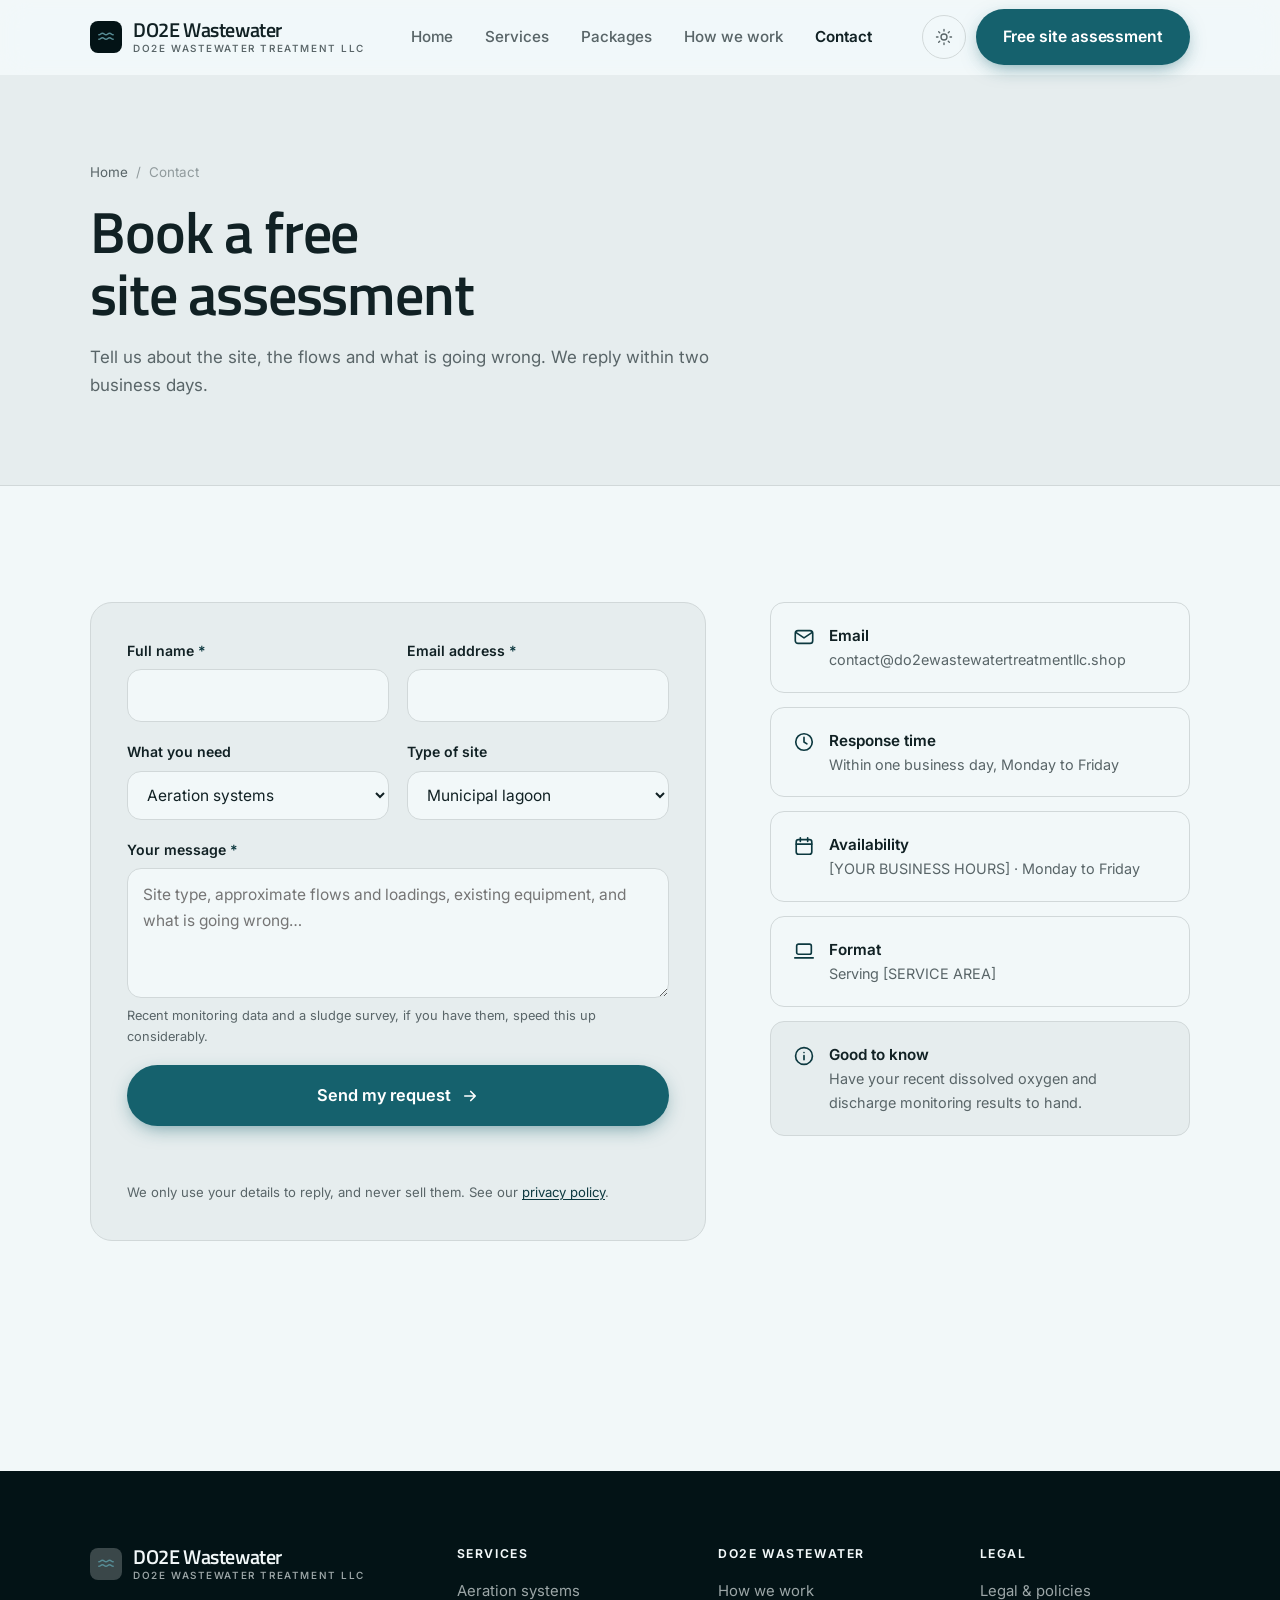
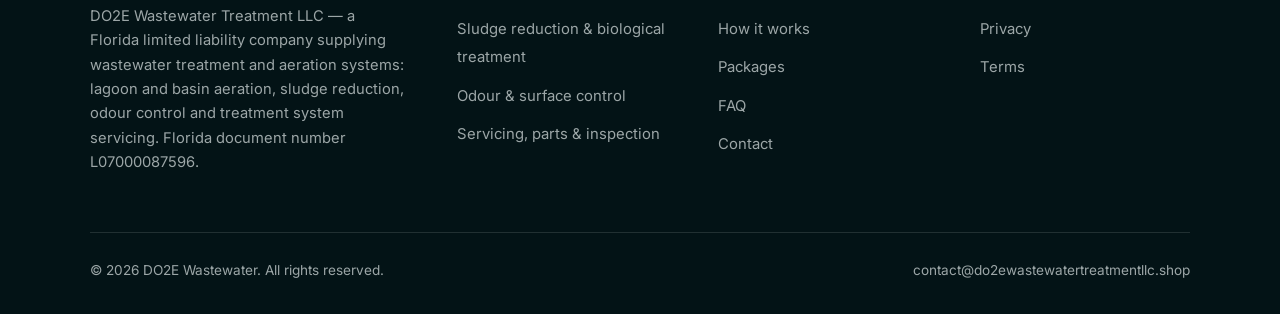
<file: contact.html>
<!DOCTYPE html>
<html lang="en" class="no-js">
<head>
<meta charset="utf-8">
<meta name="viewport" content="width=device-width, initial-scale=1">
<title>Contact — DO2E Wastewater</title>
<meta name="description" content="Contact DO2E Wastewater Treatment LLC. We reply within two business days.">
<link rel="canonical" href="https://do2ewastewatertreatmentllc.shop/contact.html">

<meta property="og:type" content="website">
<meta property="og:url" content="https://do2ewastewatertreatmentllc.shop/contact.html">
<meta property="og:site_name" content="DO2E Wastewater">
<meta property="og:locale" content="en_US">
<meta property="og:title" content="Contact — DO2E Wastewater">
<meta property="og:description" content="Contact DO2E Wastewater Treatment LLC. We reply within two business days.">
<meta name="theme-color" content="#031316">

<link rel="icon" href="assets/img/favicon.svg" type="image/svg+xml">
<link rel="preconnect" href="https://fonts.googleapis.com">
<link rel="preconnect" href="https://fonts.gstatic.com" crossorigin>
<link rel="stylesheet" href="https://fonts.googleapis.com/css2?family=Titillium+Web:wght@400;600;700&family=Inter:wght@400..700&display=swap">
<link rel="stylesheet" href="assets/css/style.css">

<!-- Thème appliqué avant le premier rendu (évite le flash) -->
<script>
document.documentElement.classList.remove('no-js');
(function(){try{var t=localStorage.getItem('site-theme');if(t){document.documentElement.setAttribute('data-theme',t);}}catch(e){}})();
</script>
</head>

<body>
<a class="skip-link" href="#main">Skip to main content</a>

<header class="site-header">
  <nav class="wrap nav" aria-label="Main navigation">
    <a class="brand" href="index.html">
      <svg class="brand__mark" viewBox="0 0 64 64" aria-hidden="true">
        <rect class="bm-bg" width="64" height="64" rx="16"/>
        <g class="bm-ic" transform="translate(14 14) scale(1.5)" fill="none" stroke-width="2.1" stroke-linecap="round" stroke-linejoin="round"><path d="M2.5 9c2.4 0 2.4-2 4.75-2s2.4 2 4.75 2 2.4-2 4.75-2 2.4 2 4.75 2M2.5 15c2.4 0 2.4-2 4.75-2s2.4 2 4.75 2 2.4-2 4.75-2 2.4 2 4.75 2"/></g>
      </svg>
      <span>DO2E Wastewater<span class="brand__sub">DO2E Wastewater Treatment LLC</span></span>
    </a>

    <ul class="nav__links" id="nav-links">
      <li><a href="index.html">Home</a></li>
      <li><a href="programs.html">Services</a></li>
      <li><a href="index.html#pricing">Packages</a></li>
      <li><a href="about.html">How we work</a></li>
      <li><a href="contact.html" aria-current="page">Contact</a></li>
      <li><a class="btn btn--primary" href="contact.html">Free site assessment</a></li>
    </ul>

    <div class="nav__cta">
      <button class="theme-toggle" type="button" aria-label="Switch to dark theme">
        <svg class="icon-sun" viewBox="0 0 24 24" fill="none" stroke="currentColor" stroke-width="1.8" stroke-linecap="round" aria-hidden="true"><circle cx="12" cy="12" r="4"/><path d="M12 2v2m0 16v2M2 12h2m16 0h2M4.9 4.9l1.4 1.4m11.4 11.4 1.4 1.4M19.1 4.9l-1.4 1.4M6.3 17.7l-1.4 1.4"/></svg>
        <svg class="icon-moon" viewBox="0 0 24 24" fill="none" stroke="currentColor" stroke-width="1.8" stroke-linecap="round" stroke-linejoin="round" aria-hidden="true"><path d="M21 12.8A9 9 0 1 1 11.2 3a7 7 0 0 0 9.8 9.8z"/></svg>
      </button>
      <a class="btn btn--primary" href="contact.html">Free site assessment</a>
      <button class="nav__toggle" type="button" aria-expanded="false" aria-controls="nav-links" aria-label="Open menu">
        <svg class="icon-open" viewBox="0 0 24 24" fill="none" stroke="currentColor" stroke-width="2" stroke-linecap="round" aria-hidden="true"><path d="M3 6h18M3 12h18M3 18h18"/></svg>
        <svg class="icon-close" viewBox="0 0 24 24" fill="none" stroke="currentColor" stroke-width="2" stroke-linecap="round" aria-hidden="true"><path d="M6 6l12 12M18 6L6 18"/></svg>
      </button>
    </div>
  </nav>
</header>

<main id="main">

<section class="page-head">
  <div class="wrap">
    <nav class="breadcrumb" aria-label="Breadcrumb">
      <a href="index.html">Home</a><span>/</span><span aria-current="page">Contact</span>
    </nav>
    <h1>Book a free site assessment</h1>
    <p>Tell us about the site, the flows and what is going wrong. We reply within two business days.</p>
  </div>
</section>

<section class="section wrap">
  <div class="form-layout">

    <!--
      FORM: the action attribute holds a placeholder id. Create a free form at
      https://formspree.io and replace VOTRE_ID_FORMSPREE. Until then, the button
      opens the visitor's email app with a pre-filled message to contact@do2ewastewatertreatmentllc.shop.
    -->
    <form class="form" id="contact-form" action="https://formspree.io/f/VOTRE_ID_FORMSPREE" method="POST"
          data-email="contact@do2ewastewatertreatmentllc.shop" data-subject="Site assessment request"
          data-msg-mail="Your email app will open with the message ready to send." data-msg-sending="Sending…"
          data-msg-ok="Thanks! Your message is on its way. We reply within one business day." data-msg-err="Sending failed. Please email us directly at">
      <div class="form__row">
        <div class="field">
          <label for="nom">Full name <span class="req" aria-hidden="true">*</span></label>
          <input type="text" id="nom" name="nom" autocomplete="name" required>
        </div>
        <div class="field">
          <label for="email">Email address <span class="req" aria-hidden="true">*</span></label>
          <input type="email" id="email" name="email" autocomplete="email" required>
        </div>
      </div>

      <div class="form__row">
        <div class="field">
          <label for="programme">What you need</label>
          <select id="programme" name="programme">
            <option>Aeration systems</option>
            <option>Sludge reduction &amp; biological treatment</option>
            <option>Odour &amp; surface control</option>
            <option>Servicing, parts &amp; inspection</option>
            <option>Not sure yet</option>
          </select>
        </div>
        <div class="field">
          <label for="niveau">Type of site</label>
          <select id="niveau" name="niveau">
            <option>Municipal lagoon</option>
            <option>Industrial treatment</option>
            <option>Agricultural lagoon</option>
            <option>Existing equipment service</option>
          </select>
        </div>
      </div>

      <div class="field">
        <label for="message">Your message <span class="req" aria-hidden="true">*</span></label>
        <textarea id="message" name="message" required placeholder="Site type, approximate flows and loadings, existing equipment, and what is going wrong…"></textarea>
        <span class="field__hint">Recent monitoring data and a sludge survey, if you have them, speed this up considerably.</span>
      </div>

      <!-- Bot trap: hidden from humans -->
      <div class="visually-hidden" aria-hidden="true">
        <label for="site-web">Leave this field empty</label>
        <input type="text" id="site-web" name="_gotcha" tabindex="-1" autocomplete="off">
      </div>

      <button class="btn btn--primary btn--lg" type="submit">Send my request <svg viewBox="0 0 24 24" fill="none" stroke="currentColor" stroke-width="2.2" stroke-linecap="round" stroke-linejoin="round" aria-hidden="true"><path d="M5 12h14M13 6l6 6-6 6"/></svg></button>

      <p id="form-status" class="form__status" role="status" aria-live="polite"></p>

      <p class="form__note">
        We only use your details to reply, and never sell them. See our <a href="legal.html#privacy">privacy policy</a>.
      </p>
    </form>

    <aside class="contact-aside">
      <div class="contact-card">
        <svg viewBox="0 0 24 24" fill="none" stroke="currentColor" stroke-width="1.8" stroke-linecap="round" stroke-linejoin="round" aria-hidden="true"><rect x="2.5" y="5" width="19" height="14" rx="3"/><path d="M3 7l9 6 9-6"/></svg>
        <div><b>Email</b><a href="mailto:contact@do2ewastewatertreatmentllc.shop">contact@do2ewastewatertreatmentllc.shop</a></div>
      </div>
      <div class="contact-card">
        <svg viewBox="0 0 24 24" fill="none" stroke="currentColor" stroke-width="1.8" stroke-linecap="round" stroke-linejoin="round" aria-hidden="true"><circle cx="12" cy="12" r="9"/><path d="M12 7v5l3.2 2"/></svg>
        <div><b>Response time</b><span>Within one business day, Monday to Friday</span></div>
      </div>
      <div class="contact-card">
        <svg viewBox="0 0 24 24" fill="none" stroke="currentColor" stroke-width="1.8" stroke-linecap="round" stroke-linejoin="round" aria-hidden="true"><rect x="3.5" y="5" width="17" height="16" rx="2.5"/><path d="M8 3v4M16 3v4M3.5 10h17"/></svg>
        <div><b>Availability</b><span>[YOUR BUSINESS HOURS] · Monday to Friday</span></div>
      </div>
      <div class="contact-card">
        <svg viewBox="0 0 24 24" fill="none" stroke="currentColor" stroke-width="1.8" stroke-linecap="round" stroke-linejoin="round" aria-hidden="true"><rect x="4" y="4.5" width="16" height="11" rx="2"/><path d="M2 19.5h20"/></svg>
        <div><b>Format</b><span>Serving [SERVICE AREA]</span></div>
      </div>
      <div class="contact-card contact-card--soft">
        <svg viewBox="0 0 24 24" fill="none" stroke="currentColor" stroke-width="1.8" stroke-linecap="round" stroke-linejoin="round" aria-hidden="true"><circle cx="12" cy="12" r="9.2"/><path d="M12 16v-4.5M12 8.2v.1"/></svg>
        <div><b>Good to know</b><span>Have your recent dissolved oxygen and discharge monitoring results to hand.</span></div>
      </div>
    </aside>

  </div>
</section>

</main>

<footer class="site-footer">
  <div class="wrap">
    <div class="footer__grid">
      <div class="footer__brand">
        <a class="brand" href="index.html">
          <svg class="brand__mark" viewBox="0 0 64 64" aria-hidden="true">
        <rect class="bm-bg" width="64" height="64" rx="16"/>
        <g class="bm-ic" transform="translate(14 14) scale(1.5)" fill="none" stroke-width="2.1" stroke-linecap="round" stroke-linejoin="round"><path d="M2.5 9c2.4 0 2.4-2 4.75-2s2.4 2 4.75 2 2.4-2 4.75-2 2.4 2 4.75 2M2.5 15c2.4 0 2.4-2 4.75-2s2.4 2 4.75 2 2.4-2 4.75-2 2.4 2 4.75 2"/></g>
      </svg>
          <span>DO2E Wastewater<span class="brand__sub">DO2E Wastewater Treatment LLC</span></span>
        </a>
        <p>DO2E Wastewater Treatment LLC — a Florida limited liability company supplying wastewater treatment and aeration systems: lagoon and basin aeration, sludge reduction, odour control and treatment system servicing. Florida document number L07000087596.</p>
      </div>

      <div class="footer__col">
        <h4>Services</h4>
        <ul>
          <li><a href="programs.html#aeration">Aeration systems</a></li>
          <li><a href="programs.html#sludge">Sludge reduction &amp; biological treatment</a></li>
          <li><a href="programs.html#odour">Odour &amp; surface control</a></li>
          <li><a href="programs.html#service">Servicing, parts &amp; inspection</a></li>
        </ul>
      </div>

      <div class="footer__col">
        <h4>DO2E Wastewater</h4>
        <ul>
          <li><a href="about.html">How we work</a></li>
          <li><a href="index.html#how-it-works">How it works</a></li>
          <li><a href="index.html#pricing">Packages</a></li>
          <li><a href="index.html#faq">FAQ</a></li>
          <li><a href="contact.html">Contact</a></li>
        </ul>
      </div>

      <div class="footer__col">
        <h4>Legal</h4>
        <ul>
          <li><a href="legal.html">Legal &amp; policies</a></li>
          <li><a href="legal.html#privacy">Privacy</a></li>
          <li><a href="legal.html#terms">Terms</a></li>
        </ul>
      </div>
    </div>

    <div class="footer__bottom">
      <p>© <span data-year>2026</span> DO2E Wastewater. All rights reserved.</p>
      <p><a href="mailto:contact@do2ewastewatertreatmentllc.shop">contact@do2ewastewatertreatmentllc.shop</a></p>
    </div>
  </div>
</footer>

<script src="assets/js/main.js" defer></script>
</body>
</html>
</file>
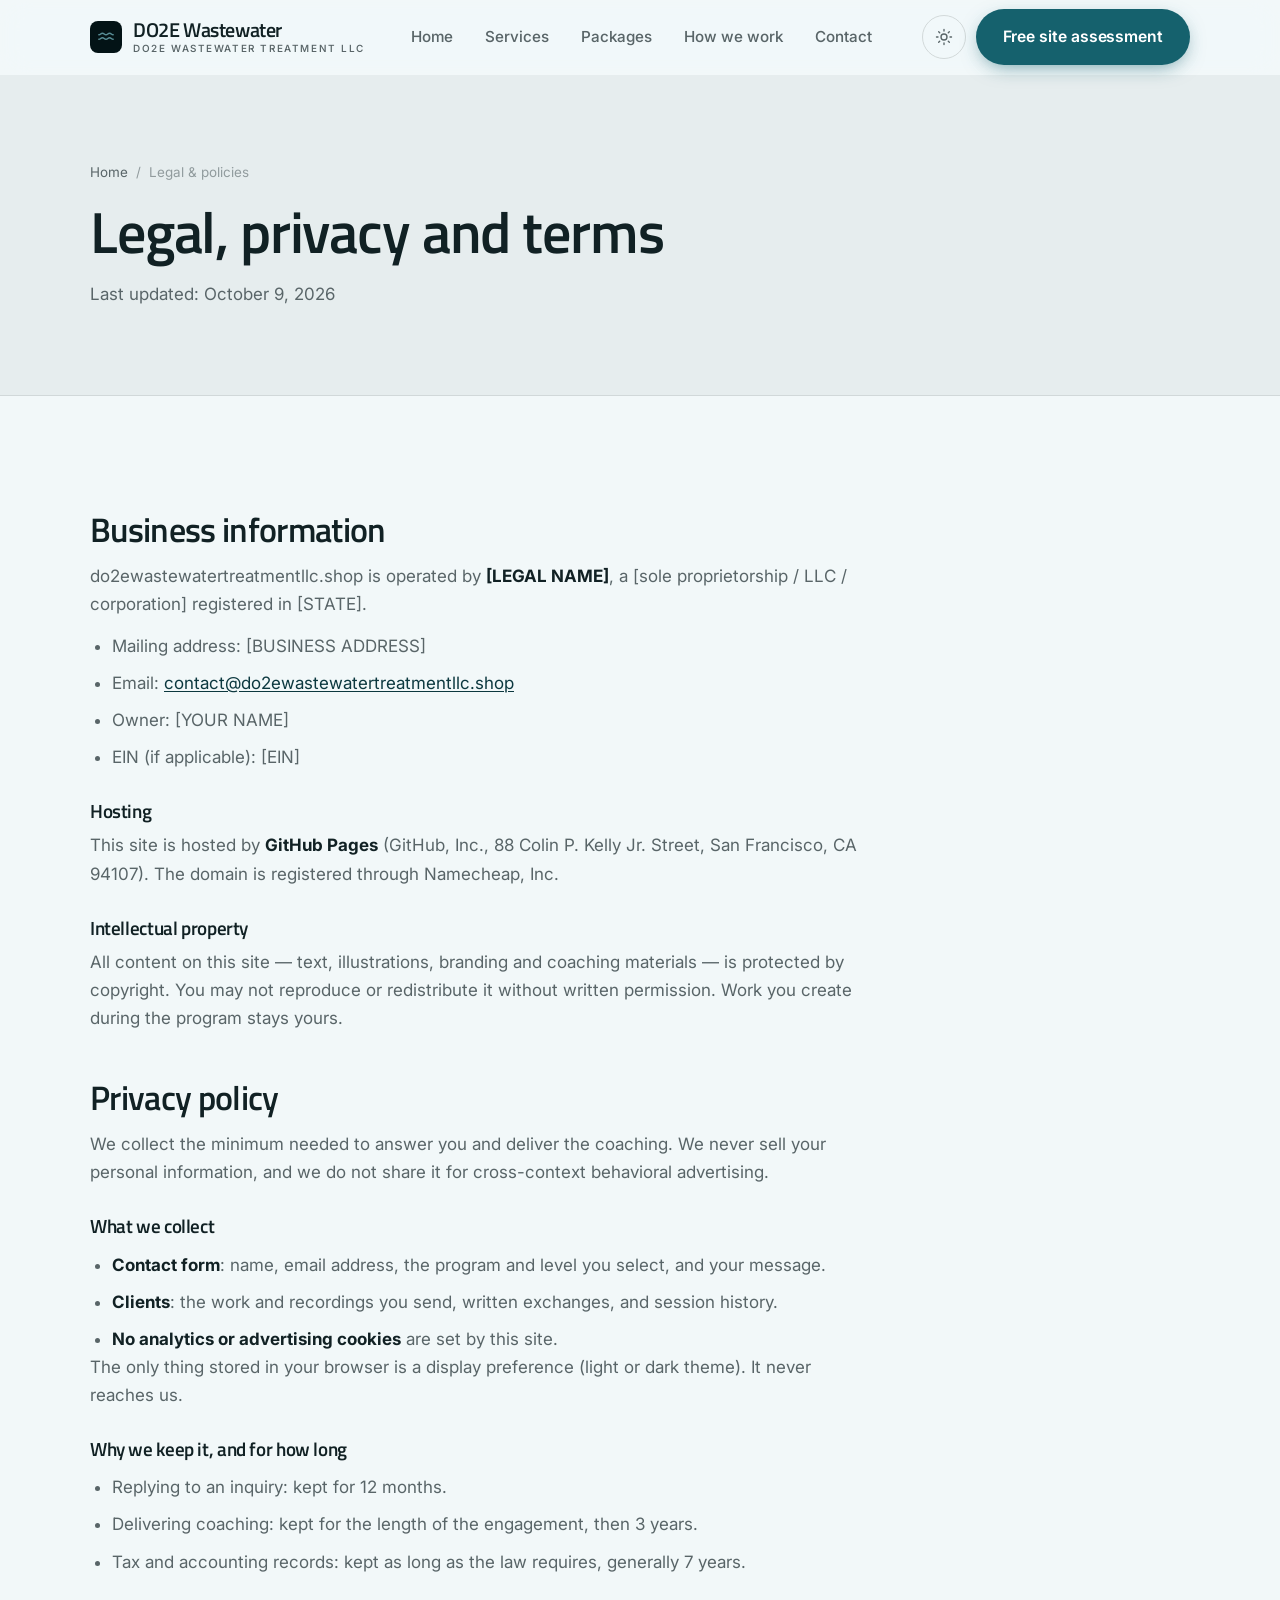
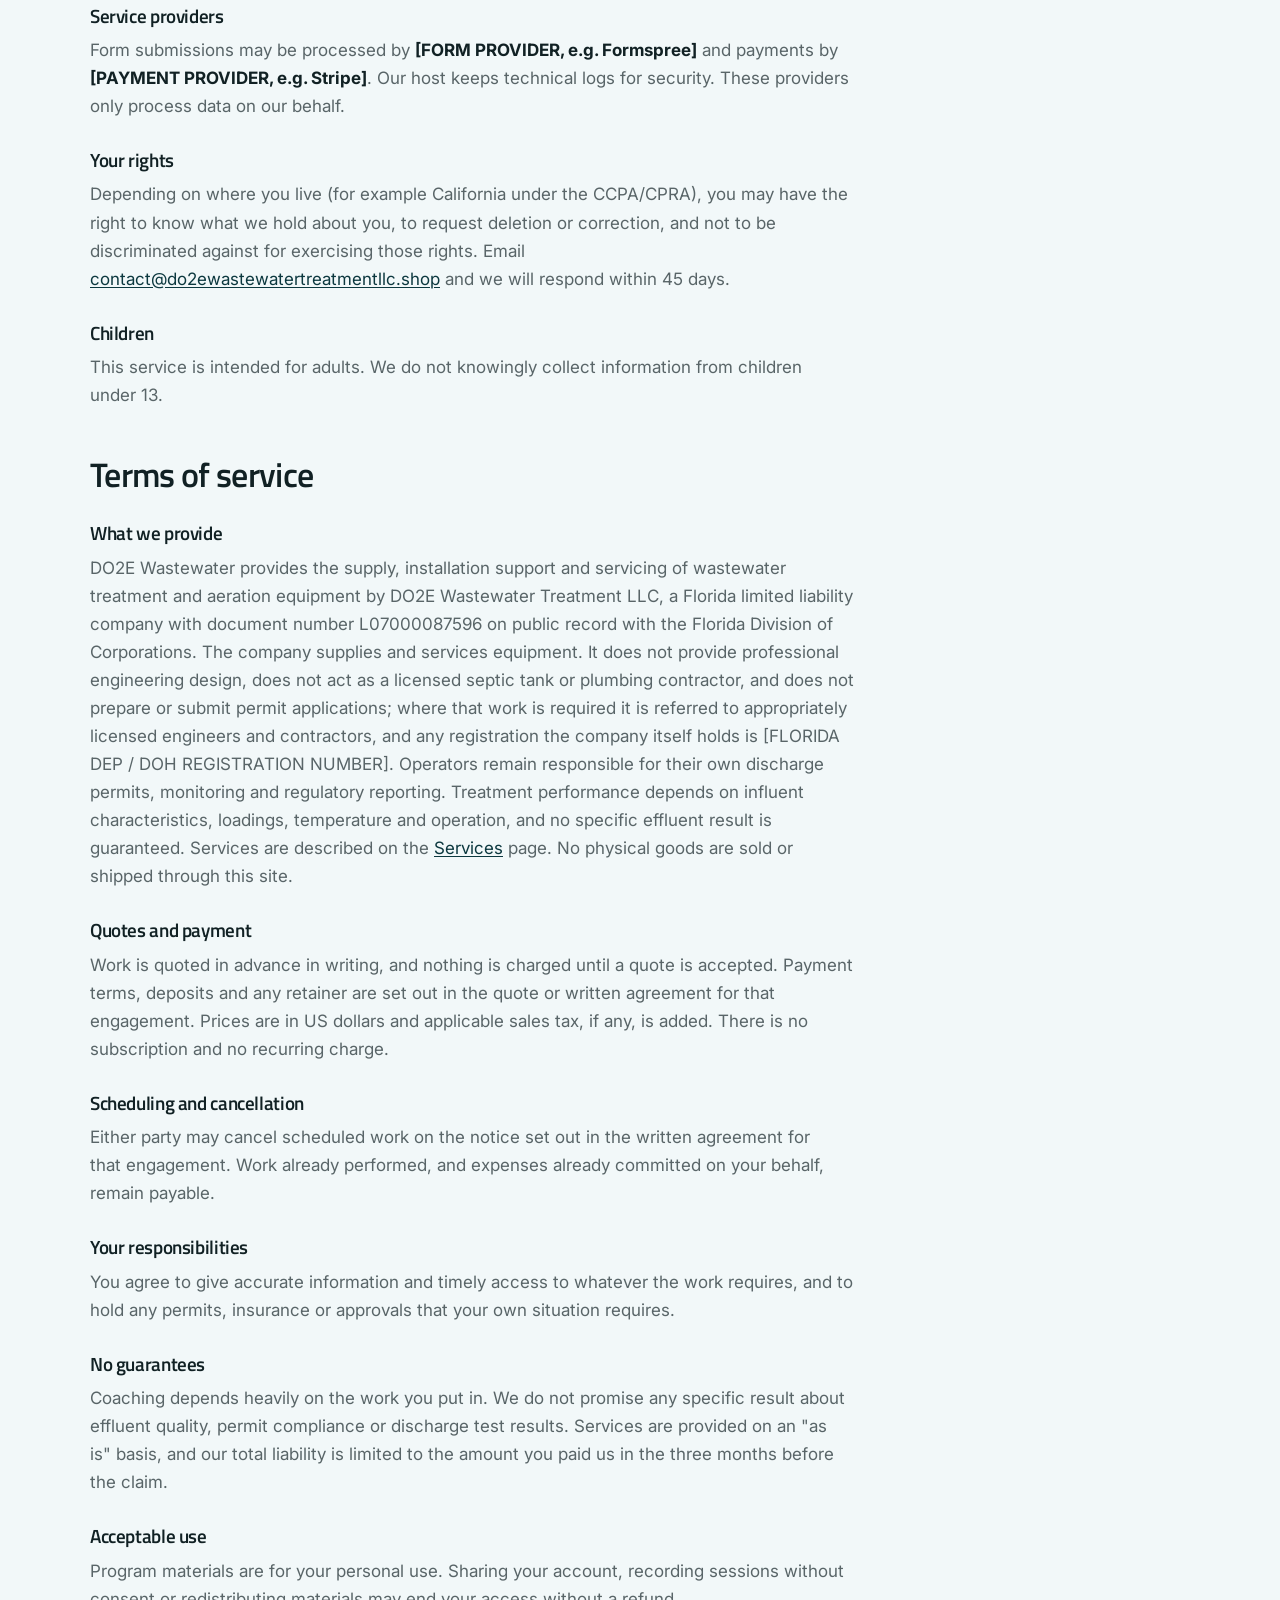
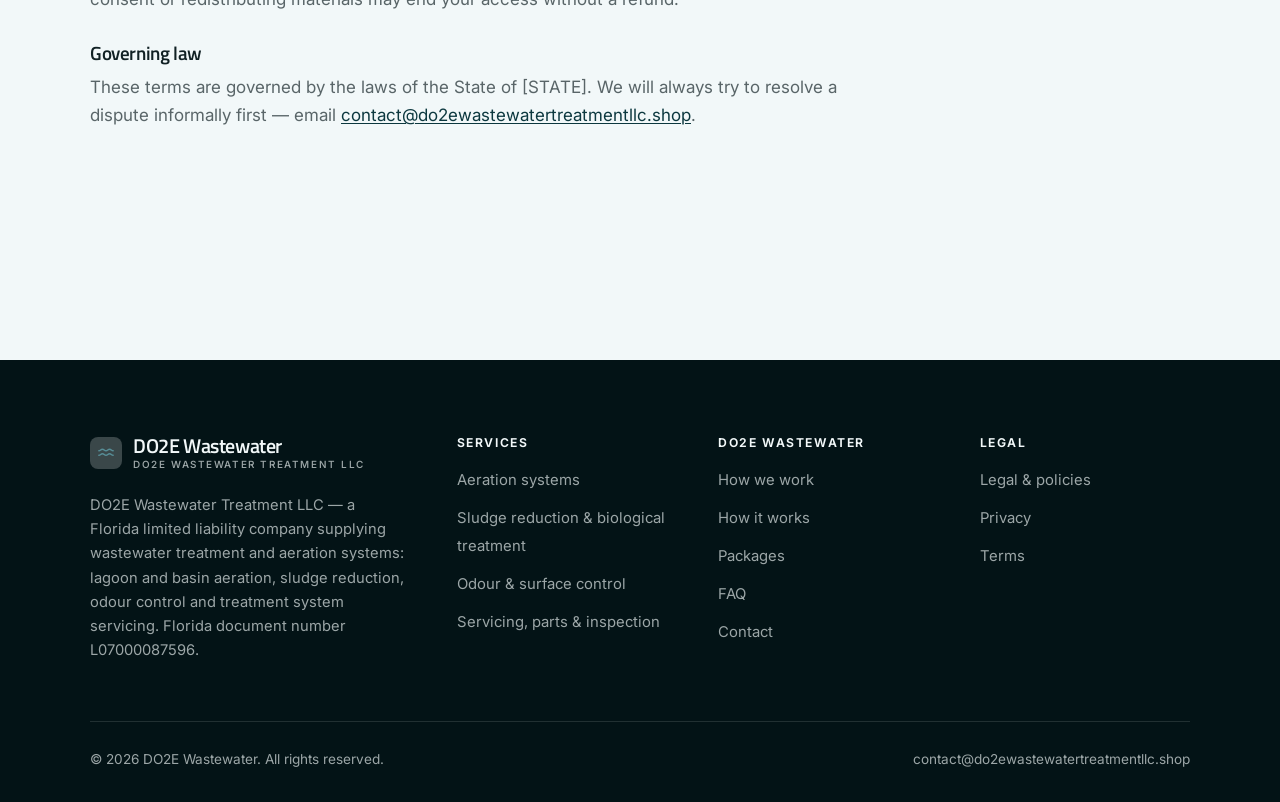
<file: legal.html>
<!DOCTYPE html>
<html lang="en" class="no-js">
<head>
<meta charset="utf-8">
<meta name="viewport" content="width=device-width, initial-scale=1">
<title>Legal, privacy and terms — DO2E Wastewater</title>
<meta name="description" content="Business information, privacy policy and terms of service for DO2E Wastewater.">
<meta name="robots" content="noindex">

<meta property="og:type" content="website">
<meta property="og:url" content="https://do2ewastewatertreatmentllc.shop/legal.html">
<meta property="og:site_name" content="DO2E Wastewater">
<meta property="og:locale" content="en_US">
<meta property="og:title" content="Legal, privacy and terms — DO2E Wastewater">
<meta property="og:description" content="Business information, privacy policy and terms of service for DO2E Wastewater.">
<meta name="theme-color" content="#031316">

<link rel="icon" href="assets/img/favicon.svg" type="image/svg+xml">
<link rel="preconnect" href="https://fonts.googleapis.com">
<link rel="preconnect" href="https://fonts.gstatic.com" crossorigin>
<link rel="stylesheet" href="https://fonts.googleapis.com/css2?family=Titillium+Web:wght@400;600;700&family=Inter:wght@400..700&display=swap">
<link rel="stylesheet" href="assets/css/style.css">

<!-- Thème appliqué avant le premier rendu (évite le flash) -->
<script>
document.documentElement.classList.remove('no-js');
(function(){try{var t=localStorage.getItem('site-theme');if(t){document.documentElement.setAttribute('data-theme',t);}}catch(e){}})();
</script>
</head>

<body>
<a class="skip-link" href="#main">Skip to main content</a>

<header class="site-header">
  <nav class="wrap nav" aria-label="Main navigation">
    <a class="brand" href="index.html">
      <svg class="brand__mark" viewBox="0 0 64 64" aria-hidden="true">
        <rect class="bm-bg" width="64" height="64" rx="16"/>
        <g class="bm-ic" transform="translate(14 14) scale(1.5)" fill="none" stroke-width="2.1" stroke-linecap="round" stroke-linejoin="round"><path d="M2.5 9c2.4 0 2.4-2 4.75-2s2.4 2 4.75 2 2.4-2 4.75-2 2.4 2 4.75 2M2.5 15c2.4 0 2.4-2 4.75-2s2.4 2 4.75 2 2.4-2 4.75-2 2.4 2 4.75 2"/></g>
      </svg>
      <span>DO2E Wastewater<span class="brand__sub">DO2E Wastewater Treatment LLC</span></span>
    </a>

    <ul class="nav__links" id="nav-links">
      <li><a href="index.html">Home</a></li>
      <li><a href="programs.html">Services</a></li>
      <li><a href="index.html#pricing">Packages</a></li>
      <li><a href="about.html">How we work</a></li>
      <li><a href="contact.html">Contact</a></li>
      <li><a class="btn btn--primary" href="contact.html">Free site assessment</a></li>
    </ul>

    <div class="nav__cta">
      <button class="theme-toggle" type="button" aria-label="Switch to dark theme">
        <svg class="icon-sun" viewBox="0 0 24 24" fill="none" stroke="currentColor" stroke-width="1.8" stroke-linecap="round" aria-hidden="true"><circle cx="12" cy="12" r="4"/><path d="M12 2v2m0 16v2M2 12h2m16 0h2M4.9 4.9l1.4 1.4m11.4 11.4 1.4 1.4M19.1 4.9l-1.4 1.4M6.3 17.7l-1.4 1.4"/></svg>
        <svg class="icon-moon" viewBox="0 0 24 24" fill="none" stroke="currentColor" stroke-width="1.8" stroke-linecap="round" stroke-linejoin="round" aria-hidden="true"><path d="M21 12.8A9 9 0 1 1 11.2 3a7 7 0 0 0 9.8 9.8z"/></svg>
      </button>
      <a class="btn btn--primary" href="contact.html">Free site assessment</a>
      <button class="nav__toggle" type="button" aria-expanded="false" aria-controls="nav-links" aria-label="Open menu">
        <svg class="icon-open" viewBox="0 0 24 24" fill="none" stroke="currentColor" stroke-width="2" stroke-linecap="round" aria-hidden="true"><path d="M3 6h18M3 12h18M3 18h18"/></svg>
        <svg class="icon-close" viewBox="0 0 24 24" fill="none" stroke="currentColor" stroke-width="2" stroke-linecap="round" aria-hidden="true"><path d="M6 6l12 12M18 6L6 18"/></svg>
      </button>
    </div>
  </nav>
</header>

<main id="main">

<section class="page-head">
  <div class="wrap">
    <nav class="breadcrumb" aria-label="Breadcrumb">
      <a href="index.html">Home</a><span>/</span><span aria-current="page">Legal &amp; policies</span>
    </nav>
    <h1>Legal, privacy and terms</h1>
    <p>Last updated: <time datetime="2026-10-09">October 9, 2026</time></p>
  </div>
</section>

<section class="section wrap">
  <div class="prose">

    <!--
      TO DO: this is a skeleton, not legal advice. Replace every [BRACKET] with
      your real details before selling, and have a lawyer review it if you can.
      Consumer protection rules differ by state.
    -->

    <h2 id="business">Business information</h2>
    <p>
      do2ewastewatertreatmentllc.shop is operated by <strong>[LEGAL NAME]</strong>, a [sole proprietorship / LLC / corporation]
      registered in [STATE].
    </p>
    <ul>
      <li>Mailing address: [BUSINESS ADDRESS]</li>
      <li>Email: <a href="mailto:contact@do2ewastewatertreatmentllc.shop">contact@do2ewastewatertreatmentllc.shop</a></li>
      <li>Owner: [YOUR NAME]</li>
      <li>EIN (if applicable): [EIN]</li>
    </ul>

    <h3>Hosting</h3>
    <p>
      This site is hosted by <strong>GitHub Pages</strong> (GitHub, Inc., 88 Colin P. Kelly Jr. Street,
      San Francisco, CA 94107). The domain is registered through Namecheap, Inc.
    </p>

    <h3>Intellectual property</h3>
    <p>
      All content on this site — text, illustrations, branding and coaching materials — is protected by
      copyright. You may not reproduce or redistribute it without written permission. Work you create during
      the program stays yours.
    </p>

    <h2 id="privacy">Privacy policy</h2>
    <p>
      We collect the minimum needed to answer you and deliver the coaching. We never sell your personal
      information, and we do not share it for cross-context behavioral advertising.
    </p>
    <h3>What we collect</h3>
    <ul>
      <li><strong>Contact form</strong>: name, email address, the program and level you select, and your message.</li>
      <li><strong>Clients</strong>: the work and recordings you send, written exchanges, and session history.</li>
      <li><strong>No analytics or advertising cookies</strong> are set by this site.</li>
    </ul>
    <p>
      The only thing stored in your browser is a display preference (light or dark theme). It never reaches us.
    </p>
    <h3>Why we keep it, and for how long</h3>
    <ul>
      <li>Replying to an inquiry: kept for 12 months.</li>
      <li>Delivering coaching: kept for the length of the engagement, then 3 years.</li>
      <li>Tax and accounting records: kept as long as the law requires, generally 7 years.</li>
    </ul>
    <h3>Service providers</h3>
    <p>
      Form submissions may be processed by <strong>[FORM PROVIDER, e.g. Formspree]</strong> and payments by
      <strong>[PAYMENT PROVIDER, e.g. Stripe]</strong>. Our host keeps technical logs for security. These
      providers only process data on our behalf.
    </p>
    <h3>Your rights</h3>
    <p>
      Depending on where you live (for example California under the CCPA/CPRA), you may have the right to
      know what we hold about you, to request deletion or correction, and not to be discriminated against for
      exercising those rights. Email <a href="mailto:contact@do2ewastewatertreatmentllc.shop">contact@do2ewastewatertreatmentllc.shop</a> and we will respond within 45 days.
    </p>
    <h3>Children</h3>
    <p>
      This service is intended for adults. We do not knowingly collect information from children under 13.
    </p>

    <h2 id="terms">Terms of service</h2>
    <h3>What we provide</h3>
    <p>
      DO2E Wastewater provides the supply, installation support and servicing of wastewater treatment and aeration equipment by DO2E Wastewater Treatment LLC, a Florida limited liability company with document number L07000087596 on public record with the Florida Division of Corporations. The company supplies and services equipment. It does not provide professional engineering design, does not act as a licensed septic tank or plumbing contractor, and does not prepare or submit permit applications; where that work is required it is referred to appropriately licensed engineers and contractors, and any registration the company itself holds is [FLORIDA DEP / DOH REGISTRATION NUMBER]. Operators remain responsible for their own discharge permits, monitoring and regulatory reporting. Treatment performance depends on influent characteristics, loadings, temperature and operation, and no specific effluent result is guaranteed. Services are described on the
      <a href="programs.html">Services</a> page. No physical goods are sold or shipped through this site.
    </p>
    <h3>Quotes and payment</h3>
    <p>
      Work is quoted in advance in writing, and nothing is charged until a quote is accepted. Payment terms,
      deposits and any retainer are set out in the quote or written agreement for that engagement. Prices are in
      US dollars and applicable sales tax, if any, is added. There is no subscription and no recurring charge.
    </p>
    <h3>Scheduling and cancellation</h3>
    <p>
      Either party may cancel scheduled work on the notice set out in the written agreement for that engagement.
      Work already performed, and expenses already committed on your behalf, remain payable.
    </p>
    <h3>Your responsibilities</h3>
    <p>
      You agree to give accurate information and timely access to whatever the work requires, and to hold any
      permits, insurance or approvals that your own situation requires.
    </p>

    <h3>No guarantees</h3>
    <p>
      Coaching depends heavily on the work you put in. We do not promise any specific result
      about effluent quality, permit compliance or discharge test results. Services are provided on an "as is" basis, and our total
      liability is limited to the amount you paid us in the three months before the claim.
    </p>
    <h3>Acceptable use</h3>
    <p>
      Program materials are for your personal use. Sharing your account, recording sessions without consent
      or redistributing materials may end your access without a refund.
    </p>
    <h3>Governing law</h3>
    <p>
      These terms are governed by the laws of the State of [STATE]. We will always try to resolve a dispute
      informally first — email <a href="mailto:contact@do2ewastewatertreatmentllc.shop">contact@do2ewastewatertreatmentllc.shop</a>.
    </p>

  </div>
</section>

</main>

<footer class="site-footer">
  <div class="wrap">
    <div class="footer__grid">
      <div class="footer__brand">
        <a class="brand" href="index.html">
          <svg class="brand__mark" viewBox="0 0 64 64" aria-hidden="true">
        <rect class="bm-bg" width="64" height="64" rx="16"/>
        <g class="bm-ic" transform="translate(14 14) scale(1.5)" fill="none" stroke-width="2.1" stroke-linecap="round" stroke-linejoin="round"><path d="M2.5 9c2.4 0 2.4-2 4.75-2s2.4 2 4.75 2 2.4-2 4.75-2 2.4 2 4.75 2M2.5 15c2.4 0 2.4-2 4.75-2s2.4 2 4.75 2 2.4-2 4.75-2 2.4 2 4.75 2"/></g>
      </svg>
          <span>DO2E Wastewater<span class="brand__sub">DO2E Wastewater Treatment LLC</span></span>
        </a>
        <p>DO2E Wastewater Treatment LLC — a Florida limited liability company supplying wastewater treatment and aeration systems: lagoon and basin aeration, sludge reduction, odour control and treatment system servicing. Florida document number L07000087596.</p>
      </div>

      <div class="footer__col">
        <h4>Services</h4>
        <ul>
          <li><a href="programs.html#aeration">Aeration systems</a></li>
          <li><a href="programs.html#sludge">Sludge reduction &amp; biological treatment</a></li>
          <li><a href="programs.html#odour">Odour &amp; surface control</a></li>
          <li><a href="programs.html#service">Servicing, parts &amp; inspection</a></li>
        </ul>
      </div>

      <div class="footer__col">
        <h4>DO2E Wastewater</h4>
        <ul>
          <li><a href="about.html">How we work</a></li>
          <li><a href="index.html#how-it-works">How it works</a></li>
          <li><a href="index.html#pricing">Packages</a></li>
          <li><a href="index.html#faq">FAQ</a></li>
          <li><a href="contact.html">Contact</a></li>
        </ul>
      </div>

      <div class="footer__col">
        <h4>Legal</h4>
        <ul>
          <li><a href="legal.html">Legal &amp; policies</a></li>
          <li><a href="legal.html#privacy">Privacy</a></li>
          <li><a href="legal.html#terms">Terms</a></li>
        </ul>
      </div>
    </div>

    <div class="footer__bottom">
      <p>© <span data-year>2026</span> DO2E Wastewater. All rights reserved.</p>
      <p><a href="mailto:contact@do2ewastewatertreatmentllc.shop">contact@do2ewastewatertreatmentllc.shop</a></p>
    </div>
  </div>
</footer>

<script src="assets/js/main.js" defer></script>
</body>
</html>
</file>
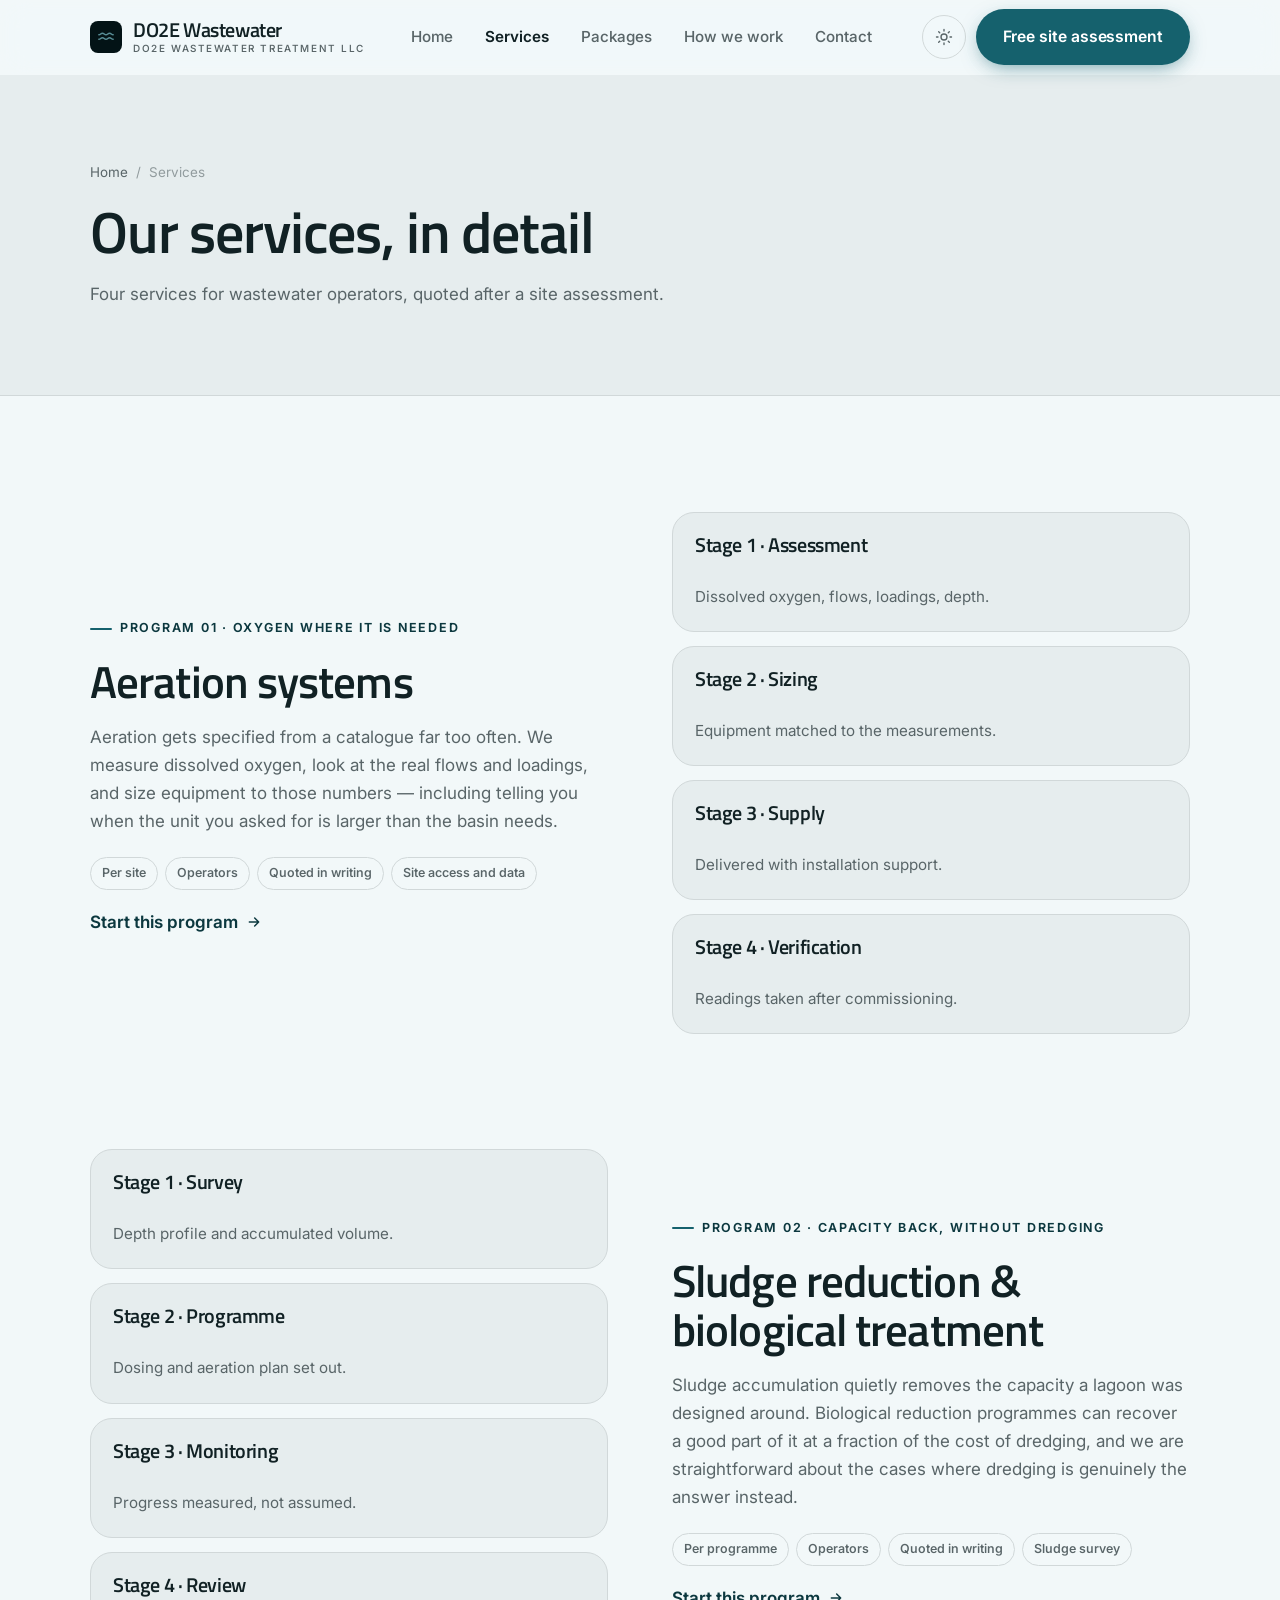
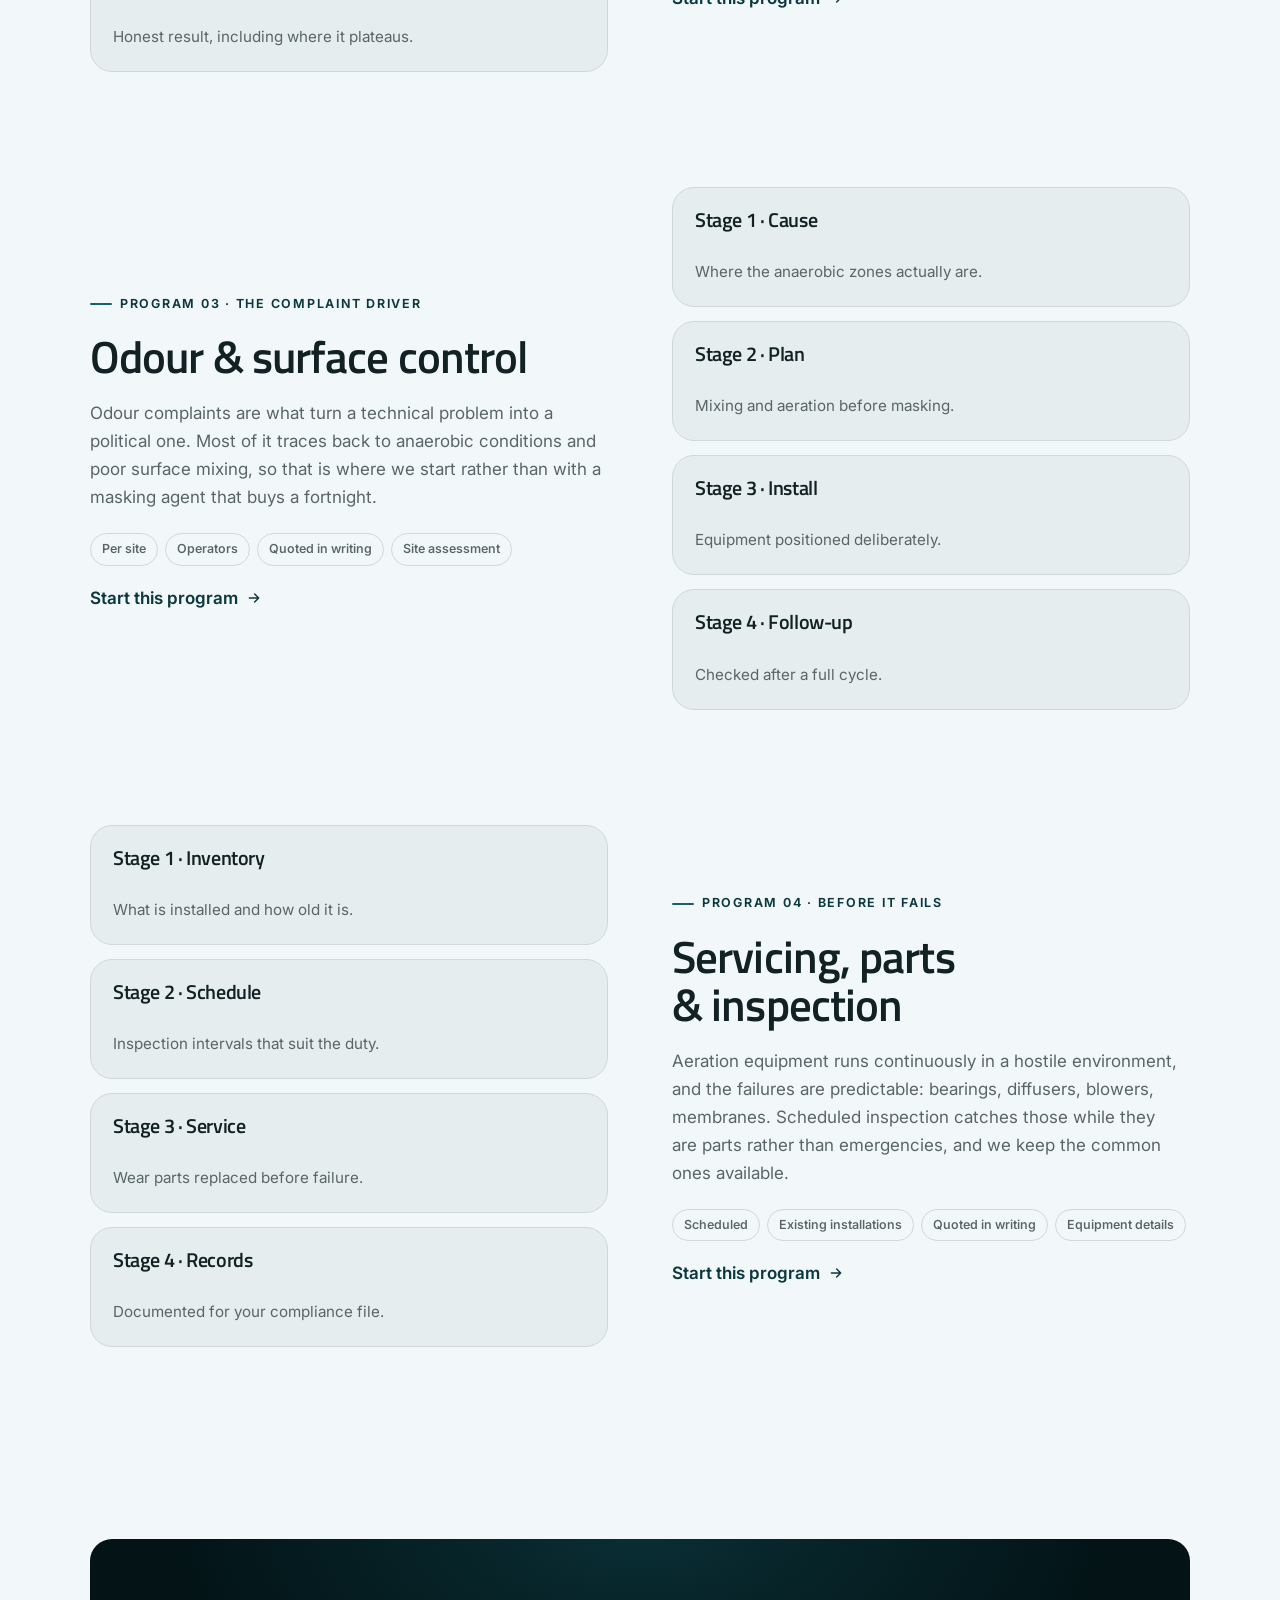
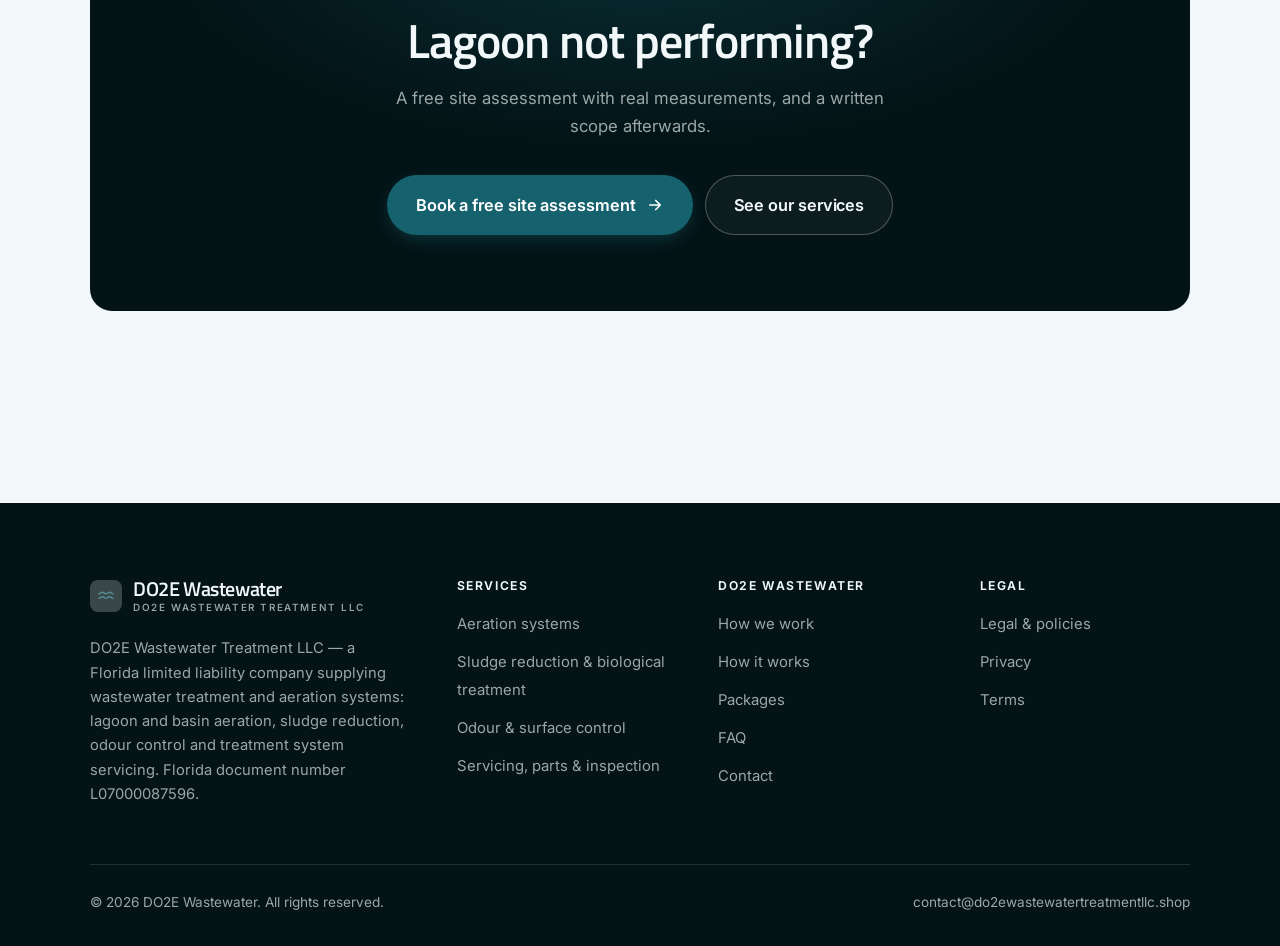
<file: programs.html>
<!DOCTYPE html>
<html lang="en" class="no-js">
<head>
<meta charset="utf-8">
<meta name="viewport" content="width=device-width, initial-scale=1">
<title>Services — DO2E Wastewater</title>
<meta name="description" content="Services of DO2E Wastewater Treatment LLC: aeration systems, sludge reduction, odour control, and servicing and parts.">
<link rel="canonical" href="https://do2ewastewatertreatmentllc.shop/programs.html">

<meta property="og:type" content="website">
<meta property="og:url" content="https://do2ewastewatertreatmentllc.shop/programs.html">
<meta property="og:site_name" content="DO2E Wastewater">
<meta property="og:locale" content="en_US">
<meta property="og:title" content="Services — DO2E Wastewater">
<meta property="og:description" content="Services of DO2E Wastewater Treatment LLC: aeration systems, sludge reduction, odour control, and servicing and parts.">
<meta name="theme-color" content="#031316">

<link rel="icon" href="assets/img/favicon.svg" type="image/svg+xml">
<link rel="preconnect" href="https://fonts.googleapis.com">
<link rel="preconnect" href="https://fonts.gstatic.com" crossorigin>
<link rel="stylesheet" href="https://fonts.googleapis.com/css2?family=Titillium+Web:wght@400;600;700&family=Inter:wght@400..700&display=swap">
<link rel="stylesheet" href="assets/css/style.css">

<!-- Thème appliqué avant le premier rendu (évite le flash) -->
<script>
document.documentElement.classList.remove('no-js');
(function(){try{var t=localStorage.getItem('site-theme');if(t){document.documentElement.setAttribute('data-theme',t);}}catch(e){}})();
</script>
</head>

<body>
<a class="skip-link" href="#main">Skip to main content</a>

<header class="site-header">
  <nav class="wrap nav" aria-label="Main navigation">
    <a class="brand" href="index.html">
      <svg class="brand__mark" viewBox="0 0 64 64" aria-hidden="true">
        <rect class="bm-bg" width="64" height="64" rx="16"/>
        <g class="bm-ic" transform="translate(14 14) scale(1.5)" fill="none" stroke-width="2.1" stroke-linecap="round" stroke-linejoin="round"><path d="M2.5 9c2.4 0 2.4-2 4.75-2s2.4 2 4.75 2 2.4-2 4.75-2 2.4 2 4.75 2M2.5 15c2.4 0 2.4-2 4.75-2s2.4 2 4.75 2 2.4-2 4.75-2 2.4 2 4.75 2"/></g>
      </svg>
      <span>DO2E Wastewater<span class="brand__sub">DO2E Wastewater Treatment LLC</span></span>
    </a>

    <ul class="nav__links" id="nav-links">
      <li><a href="index.html">Home</a></li>
      <li><a href="programs.html" aria-current="page">Services</a></li>
      <li><a href="index.html#pricing">Packages</a></li>
      <li><a href="about.html">How we work</a></li>
      <li><a href="contact.html">Contact</a></li>
      <li><a class="btn btn--primary" href="contact.html">Free site assessment</a></li>
    </ul>

    <div class="nav__cta">
      <button class="theme-toggle" type="button" aria-label="Switch to dark theme">
        <svg class="icon-sun" viewBox="0 0 24 24" fill="none" stroke="currentColor" stroke-width="1.8" stroke-linecap="round" aria-hidden="true"><circle cx="12" cy="12" r="4"/><path d="M12 2v2m0 16v2M2 12h2m16 0h2M4.9 4.9l1.4 1.4m11.4 11.4 1.4 1.4M19.1 4.9l-1.4 1.4M6.3 17.7l-1.4 1.4"/></svg>
        <svg class="icon-moon" viewBox="0 0 24 24" fill="none" stroke="currentColor" stroke-width="1.8" stroke-linecap="round" stroke-linejoin="round" aria-hidden="true"><path d="M21 12.8A9 9 0 1 1 11.2 3a7 7 0 0 0 9.8 9.8z"/></svg>
      </button>
      <a class="btn btn--primary" href="contact.html">Free site assessment</a>
      <button class="nav__toggle" type="button" aria-expanded="false" aria-controls="nav-links" aria-label="Open menu">
        <svg class="icon-open" viewBox="0 0 24 24" fill="none" stroke="currentColor" stroke-width="2" stroke-linecap="round" aria-hidden="true"><path d="M3 6h18M3 12h18M3 18h18"/></svg>
        <svg class="icon-close" viewBox="0 0 24 24" fill="none" stroke="currentColor" stroke-width="2" stroke-linecap="round" aria-hidden="true"><path d="M6 6l12 12M18 6L6 18"/></svg>
      </button>
    </div>
  </nav>
</header>

<main id="main">

<section class="page-head">
  <div class="wrap">
    <nav class="breadcrumb" aria-label="Breadcrumb">
      <a href="index.html">Home</a><span>/</span><span aria-current="page">Services</span>
    </nav>
    <h1>Our services, in detail</h1>
    <p>Four services for wastewater operators, quoted after a site assessment.</p>
  </div>
</section>

<section class="section wrap" id="aeration">
  <div class="split reveal">
    <div>
      <span class="eyebrow">Program 01 · Oxygen where it is needed</span>
      <h2>Aeration systems</h2>
      <p>Aeration gets specified from a catalogue far too often. We measure dissolved oxygen, look at the real flows and loadings, and size equipment to those numbers — including telling you when the unit you asked for is larger than the basin needs.</p>
      <ul class="tags"><li>Per site</li><li>Operators</li><li>Quoted in writing</li><li>Site access and data</li></ul>
      <p><a class="arrow-link" href="contact.html">Start this program <svg viewBox="0 0 24 24" fill="none" stroke="currentColor" stroke-width="2.2" stroke-linecap="round" stroke-linejoin="round" aria-hidden="true"><path d="M5 12h14M13 6l6 6-6 6"/></svg></a></p>
    </div>
    <div class="grid grid--2 grid--tight">
      <article class="card card--sm">
        <h3>Stage 1 · Assessment</h3>
        <p>Dissolved oxygen, flows, loadings, depth.</p>
      </article>
      <article class="card card--sm">
        <h3>Stage 2 · Sizing</h3>
        <p>Equipment matched to the measurements.</p>
      </article>
      <article class="card card--sm">
        <h3>Stage 3 · Supply</h3>
        <p>Delivered with installation support.</p>
      </article>
      <article class="card card--sm">
        <h3>Stage 4 · Verification</h3>
        <p>Readings taken after commissioning.</p>
      </article>
    </div>
  </div>
</section>

<section class="section section--flush wrap" id="sludge">
  <div class="split reveal">
    <div class="grid grid--2 grid--tight">
      <article class="card card--sm">
        <h3>Stage 1 · Survey</h3>
        <p>Depth profile and accumulated volume.</p>
      </article>
      <article class="card card--sm">
        <h3>Stage 2 · Programme</h3>
        <p>Dosing and aeration plan set out.</p>
      </article>
      <article class="card card--sm">
        <h3>Stage 3 · Monitoring</h3>
        <p>Progress measured, not assumed.</p>
      </article>
      <article class="card card--sm">
        <h3>Stage 4 · Review</h3>
        <p>Honest result, including where it plateaus.</p>
      </article>
    </div>
    <div>
      <span class="eyebrow">Program 02 · Capacity back, without dredging</span>
      <h2>Sludge reduction &amp; biological treatment</h2>
      <p>Sludge accumulation quietly removes the capacity a lagoon was designed around. Biological reduction programmes can recover a good part of it at a fraction of the cost of dredging, and we are straightforward about the cases where dredging is genuinely the answer instead.</p>
      <ul class="tags"><li>Per programme</li><li>Operators</li><li>Quoted in writing</li><li>Sludge survey</li></ul>
      <p><a class="arrow-link" href="contact.html">Start this program <svg viewBox="0 0 24 24" fill="none" stroke="currentColor" stroke-width="2.2" stroke-linecap="round" stroke-linejoin="round" aria-hidden="true"><path d="M5 12h14M13 6l6 6-6 6"/></svg></a></p>
    </div>
  </div>
</section>

<section class="section section--flush wrap" id="odour">
  <div class="split reveal">
    <div>
      <span class="eyebrow">Program 03 · The complaint driver</span>
      <h2>Odour &amp; surface control</h2>
      <p>Odour complaints are what turn a technical problem into a political one. Most of it traces back to anaerobic conditions and poor surface mixing, so that is where we start rather than with a masking agent that buys a fortnight.</p>
      <ul class="tags"><li>Per site</li><li>Operators</li><li>Quoted in writing</li><li>Site assessment</li></ul>
      <p><a class="arrow-link" href="contact.html">Start this program <svg viewBox="0 0 24 24" fill="none" stroke="currentColor" stroke-width="2.2" stroke-linecap="round" stroke-linejoin="round" aria-hidden="true"><path d="M5 12h14M13 6l6 6-6 6"/></svg></a></p>
    </div>
    <div class="grid grid--2 grid--tight">
      <article class="card card--sm">
        <h3>Stage 1 · Cause</h3>
        <p>Where the anaerobic zones actually are.</p>
      </article>
      <article class="card card--sm">
        <h3>Stage 2 · Plan</h3>
        <p>Mixing and aeration before masking.</p>
      </article>
      <article class="card card--sm">
        <h3>Stage 3 · Install</h3>
        <p>Equipment positioned deliberately.</p>
      </article>
      <article class="card card--sm">
        <h3>Stage 4 · Follow-up</h3>
        <p>Checked after a full cycle.</p>
      </article>
    </div>
  </div>
</section>

<section class="section section--flush wrap" id="service">
  <div class="split reveal">
    <div class="grid grid--2 grid--tight">
      <article class="card card--sm">
        <h3>Stage 1 · Inventory</h3>
        <p>What is installed and how old it is.</p>
      </article>
      <article class="card card--sm">
        <h3>Stage 2 · Schedule</h3>
        <p>Inspection intervals that suit the duty.</p>
      </article>
      <article class="card card--sm">
        <h3>Stage 3 · Service</h3>
        <p>Wear parts replaced before failure.</p>
      </article>
      <article class="card card--sm">
        <h3>Stage 4 · Records</h3>
        <p>Documented for your compliance file.</p>
      </article>
    </div>
    <div>
      <span class="eyebrow">Program 04 · Before it fails</span>
      <h2>Servicing, parts &amp; inspection</h2>
      <p>Aeration equipment runs continuously in a hostile environment, and the failures are predictable: bearings, diffusers, blowers, membranes. Scheduled inspection catches those while they are parts rather than emergencies, and we keep the common ones available.</p>
      <ul class="tags"><li>Scheduled</li><li>Existing installations</li><li>Quoted in writing</li><li>Equipment details</li></ul>
      <p><a class="arrow-link" href="contact.html">Start this program <svg viewBox="0 0 24 24" fill="none" stroke="currentColor" stroke-width="2.2" stroke-linecap="round" stroke-linejoin="round" aria-hidden="true"><path d="M5 12h14M13 6l6 6-6 6"/></svg></a></p>
    </div>
  </div>
</section>

<section class="wrap section--tight">
  <div class="cta-band reveal">
    <h2>Lagoon not performing?</h2>
    <p>A free site assessment with real measurements, and a written scope afterwards.</p>
    <div class="hero__actions">
      <a class="btn btn--primary btn--lg" href="contact.html">Book a free site assessment <svg viewBox="0 0 24 24" fill="none" stroke="currentColor" stroke-width="2.2" stroke-linecap="round" stroke-linejoin="round" aria-hidden="true"><path d="M5 12h14M13 6l6 6-6 6"/></svg></a>
      <a class="btn btn--on-dark btn--lg" href="programs.html">See our services</a>
    </div>
  </div>
</section>

</main>

<footer class="site-footer">
  <div class="wrap">
    <div class="footer__grid">
      <div class="footer__brand">
        <a class="brand" href="index.html">
          <svg class="brand__mark" viewBox="0 0 64 64" aria-hidden="true">
        <rect class="bm-bg" width="64" height="64" rx="16"/>
        <g class="bm-ic" transform="translate(14 14) scale(1.5)" fill="none" stroke-width="2.1" stroke-linecap="round" stroke-linejoin="round"><path d="M2.5 9c2.4 0 2.4-2 4.75-2s2.4 2 4.75 2 2.4-2 4.75-2 2.4 2 4.75 2M2.5 15c2.4 0 2.4-2 4.75-2s2.4 2 4.75 2 2.4-2 4.75-2 2.4 2 4.75 2"/></g>
      </svg>
          <span>DO2E Wastewater<span class="brand__sub">DO2E Wastewater Treatment LLC</span></span>
        </a>
        <p>DO2E Wastewater Treatment LLC — a Florida limited liability company supplying wastewater treatment and aeration systems: lagoon and basin aeration, sludge reduction, odour control and treatment system servicing. Florida document number L07000087596.</p>
      </div>

      <div class="footer__col">
        <h4>Services</h4>
        <ul>
          <li><a href="programs.html#aeration">Aeration systems</a></li>
          <li><a href="programs.html#sludge">Sludge reduction &amp; biological treatment</a></li>
          <li><a href="programs.html#odour">Odour &amp; surface control</a></li>
          <li><a href="programs.html#service">Servicing, parts &amp; inspection</a></li>
        </ul>
      </div>

      <div class="footer__col">
        <h4>DO2E Wastewater</h4>
        <ul>
          <li><a href="about.html">How we work</a></li>
          <li><a href="index.html#how-it-works">How it works</a></li>
          <li><a href="index.html#pricing">Packages</a></li>
          <li><a href="index.html#faq">FAQ</a></li>
          <li><a href="contact.html">Contact</a></li>
        </ul>
      </div>

      <div class="footer__col">
        <h4>Legal</h4>
        <ul>
          <li><a href="legal.html">Legal &amp; policies</a></li>
          <li><a href="legal.html#privacy">Privacy</a></li>
          <li><a href="legal.html#terms">Terms</a></li>
        </ul>
      </div>
    </div>

    <div class="footer__bottom">
      <p>© <span data-year>2026</span> DO2E Wastewater. All rights reserved.</p>
      <p><a href="mailto:contact@do2ewastewatertreatmentllc.shop">contact@do2ewastewatertreatmentllc.shop</a></p>
    </div>
  </div>
</footer>

<script src="assets/js/main.js" defer></script>
</body>
</html>
</file>
<file: assets/css/style.css>
/* DO2E Wastewater — couleurs et polices de la marque.
   Modifier ces valeurs suffit à changer l'identité visuelle de tout le site. */
:root {
  --c-accent:    #15616d;
  --c-on-accent: #ffffff;
  --c-ink:       #031316;
  --c-paper:     #f2f8f9;

  --accent-ink-light: color-mix(in srgb, var(--c-accent) 58%, black);
  --accent-on-dark:   color-mix(in srgb, var(--c-accent) 72%, white);

  --font-display: "Titillium Web", system-ui, -apple-system, "Segoe UI", sans-serif;
  --font-body: "Inter", system-ui, -apple-system, "Segoe UI", sans-serif;
  --display-weight: 600;
  --display-tracking: -.02em;
}

/* ==========================================================================
   Feuille de style commune aux sites de coaching
   Les couleurs de marque (--c-accent, --c-on-accent, --c-ink, --c-paper) et
   les polices sont définies juste au-dessus, par site. Tout le reste en dérive.
   ========================================================================== */

/* --------------------------------------------------------------------------
   1. Tokens dérivés
   -------------------------------------------------------------------------- */

:root {
  /* Thème clair */
  --paper:      var(--c-paper);
  --paper-2:    color-mix(in srgb, var(--c-paper) 95%, var(--c-ink));
  --paper-3:    color-mix(in srgb, var(--c-paper) 89%, var(--c-ink));
  --line:       color-mix(in srgb, var(--c-paper) 86%, var(--c-ink));
  --text:       color-mix(in srgb, var(--c-ink) 94%, var(--c-paper));
  --muted:      color-mix(in srgb, var(--c-ink) 64%, var(--c-paper));
  --accent:     var(--c-accent);
  --accent-600: color-mix(in srgb, var(--c-accent) 86%, black);
  --accent-ink: var(--accent-ink-light);
  --on-accent:  var(--c-on-accent);
  --ink:        var(--c-ink);
  --ink-soft:   color-mix(in srgb, var(--c-ink) 90%, white);
  --on-ink:     var(--c-paper);
  --on-ink-mut: color-mix(in srgb, var(--c-paper) 64%, var(--c-ink));
  --brand-bg:   var(--c-ink);

  /* Rayons */
  --r-sm: 8px;
  --r-md: 14px;
  --r-lg: 22px;
  --r-full: 999px;

  /* Ombres */
  --sh-1: 0 1px 2px rgba(0, 0, 0, .05), 0 2px 8px rgba(0, 0, 0, .04);
  --sh-2: 0 2px 4px rgba(0, 0, 0, .05), 0 12px 32px rgba(0, 0, 0, .09);
  --sh-3: 0 4px 8px rgba(0, 0, 0, .06), 0 24px 56px rgba(0, 0, 0, .14);

  /* Rythme */
  --gutter: clamp(16px, 4vw, 40px);
  --maxw: 1180px;
  --section-y: clamp(64px, 9vw, 124px);

  --ease: cubic-bezier(.22, .61, .36, 1);
}

/* Thème sombre — suit le système, sauf si l'utilisateur a choisi « clair » */
@media (prefers-color-scheme: dark) {
  :root:not([data-theme="light"]) {
    --paper:      var(--c-ink);
    --paper-2:    color-mix(in srgb, var(--c-ink) 92%, white);
    --paper-3:    color-mix(in srgb, var(--c-ink) 86%, white);
    --line:       color-mix(in srgb, var(--c-ink) 80%, white);
    --text:       color-mix(in srgb, var(--c-paper) 94%, var(--c-ink));
    --muted:      color-mix(in srgb, var(--c-paper) 66%, var(--c-ink));
    --accent-ink: var(--accent-on-dark);
    --ink:        color-mix(in srgb, var(--c-ink) 72%, black);
    --brand-bg:   color-mix(in srgb, var(--c-ink) 80%, white);
    --sh-1: 0 1px 2px rgba(0, 0, 0, .4), 0 2px 8px rgba(0, 0, 0, .3);
    --sh-2: 0 2px 4px rgba(0, 0, 0, .4), 0 12px 32px rgba(0, 0, 0, .45);
    --sh-3: 0 4px 8px rgba(0, 0, 0, .45), 0 24px 56px rgba(0, 0, 0, .55);
  }
}

/* Thème sombre — choix explicite */
:root[data-theme="dark"] {
  --paper:      var(--c-ink);
  --paper-2:    color-mix(in srgb, var(--c-ink) 92%, white);
  --paper-3:    color-mix(in srgb, var(--c-ink) 86%, white);
  --line:       color-mix(in srgb, var(--c-ink) 80%, white);
  --text:       color-mix(in srgb, var(--c-paper) 94%, var(--c-ink));
  --muted:      color-mix(in srgb, var(--c-paper) 66%, var(--c-ink));
  --accent-ink: var(--accent-on-dark);
  --ink:        color-mix(in srgb, var(--c-ink) 72%, black);
  --brand-bg:   color-mix(in srgb, var(--c-ink) 80%, white);
  --sh-1: 0 1px 2px rgba(0, 0, 0, .4), 0 2px 8px rgba(0, 0, 0, .3);
  --sh-2: 0 2px 4px rgba(0, 0, 0, .4), 0 12px 32px rgba(0, 0, 0, .45);
  --sh-3: 0 4px 8px rgba(0, 0, 0, .45), 0 24px 56px rgba(0, 0, 0, .55);
}

/* --------------------------------------------------------------------------
   2. Reset / base
   -------------------------------------------------------------------------- */

*, *::before, *::after { box-sizing: border-box; }

* { margin: 0; }

html {
  -webkit-text-size-adjust: 100%;
  scroll-behavior: smooth;
  scroll-padding-top: 88px;
}

body {
  background: var(--paper);
  color: var(--text);
  font-family: var(--font-body);
  font-size: 17px;
  line-height: 1.65;
  -webkit-font-smoothing: antialiased;
  text-rendering: optimizeLegibility;
  overflow-x: hidden;
}

img, svg, video { display: block; max-width: 100%; height: auto; }

a { color: inherit; text-decoration: none; }

button, input, textarea, select { font: inherit; color: inherit; }

h1, h2, h3, h4 {
  font-family: var(--font-display);
  font-weight: var(--display-weight);
  line-height: 1.08;
  letter-spacing: var(--display-tracking);
  text-wrap: balance;
}

p { text-wrap: pretty; }

:focus-visible {
  outline: 3px solid var(--accent);
  outline-offset: 3px;
  border-radius: 4px;
}

::selection { background: var(--accent); color: var(--on-accent); }

/* --------------------------------------------------------------------------
   3. Utilitaires de mise en page
   -------------------------------------------------------------------------- */

.wrap {
  width: 100%;
  max-width: var(--maxw);
  margin-inline: auto;
  padding-inline: var(--gutter);
}

.section { padding-block: var(--section-y); }
.section--flush { padding-top: 0; }
.section--tight { padding-block: clamp(48px, 6vw, 80px); }

.skip-link {
  position: absolute;
  left: 12px;
  top: -100px;
  z-index: 200;
  background: var(--accent);
  color: var(--on-accent);
  padding: 12px 20px;
  border-radius: var(--r-sm);
  font-weight: 600;
  transition: top .2s var(--ease);
}
.skip-link:focus { top: 12px; }

.eyebrow {
  display: inline-flex;
  align-items: center;
  gap: 8px;
  font-size: .78rem;
  font-weight: 650;
  letter-spacing: .14em;
  text-transform: uppercase;
  color: var(--accent-ink);
  margin-bottom: 18px;
}
.eyebrow::before {
  content: "";
  width: 22px;
  height: 2px;
  background: var(--accent);
  border-radius: 2px;
}

.section-head { max-width: 62ch; margin-bottom: clamp(36px, 5vw, 60px); }
.section-head h2 { font-size: clamp(2rem, 4.4vw, 3.1rem); }
.section-head p {
  margin-top: 18px;
  color: var(--muted);
  font-size: clamp(1rem, 1.6vw, 1.12rem);
  max-width: 58ch;
}

.section-head--center { margin-inline: auto; text-align: center; }
.section-head--center .eyebrow { justify-content: center; }
.section-head--center p { margin-inline: auto; }

/* --------------------------------------------------------------------------
   4. Boutons
   -------------------------------------------------------------------------- */

.btn {
  display: inline-flex;
  align-items: center;
  justify-content: center;
  gap: 10px;
  padding: 14px 26px;
  border: 1px solid transparent;
  border-radius: var(--r-full);
  font-weight: 620;
  font-size: .98rem;
  letter-spacing: -.005em;
  cursor: pointer;
  white-space: nowrap;
  transition: transform .18s var(--ease), background-color .18s var(--ease),
              border-color .18s var(--ease), box-shadow .18s var(--ease), color .18s var(--ease);
}
.btn:hover { transform: translateY(-2px); }
.btn:active { transform: translateY(0); }

.btn--primary {
  background: var(--accent);
  color: var(--on-accent);
  box-shadow: 0 6px 20px -6px color-mix(in srgb, var(--c-accent) 65%, transparent);
}
.btn--primary:hover {
  background: var(--accent-600);
  box-shadow: 0 12px 28px -8px color-mix(in srgb, var(--c-accent) 70%, transparent);
}

.btn--ghost {
  border-color: var(--line);
  background: transparent;
  color: var(--text);
}
.btn--ghost:hover { border-color: var(--accent); color: var(--accent-ink); }

.btn--on-dark {
  border-color: color-mix(in srgb, var(--c-paper) 28%, transparent);
  color: var(--on-ink);
  background: color-mix(in srgb, var(--c-paper) 4%, transparent);
}
.btn--on-dark:hover {
  border-color: color-mix(in srgb, var(--c-paper) 60%, transparent);
  background: color-mix(in srgb, var(--c-paper) 10%, transparent);
}

.btn--lg { padding: 16px 28px; font-size: 1.02rem; }
.btn--block { width: 100%; }

.btn svg { width: 18px; height: 18px; flex: none; }

@media (max-width: 420px) {
  .btn--lg { padding: 15px 22px; font-size: 1rem; white-space: normal; text-align: center; }
}

/* Lien fléché */
.arrow-link {
  display: inline-flex;
  align-items: center;
  gap: 8px;
  font-weight: 620;
  color: var(--accent-ink);
}
.arrow-link svg { width: 16px; height: 16px; transition: transform .18s var(--ease); }
.arrow-link:hover svg { transform: translateX(4px); }

/* --------------------------------------------------------------------------
   5. En-tête / navigation
   -------------------------------------------------------------------------- */

.site-header {
  position: sticky;
  top: 0;
  z-index: 100;
  background: color-mix(in srgb, var(--paper) 82%, transparent);
  backdrop-filter: saturate(180%) blur(14px);
  -webkit-backdrop-filter: saturate(180%) blur(14px);
  border-bottom: 1px solid transparent;
  transition: border-color .25s var(--ease), background-color .25s var(--ease);
}
.site-header.is-stuck {
  border-bottom-color: var(--line);
  background: color-mix(in srgb, var(--paper) 94%, transparent);
}

.nav {
  display: flex;
  align-items: center;
  justify-content: space-between;
  gap: 24px;
  height: 74px;
}

.brand {
  display: inline-flex;
  align-items: center;
  gap: 11px;
  font-family: var(--font-display);
  font-weight: var(--display-weight);
  font-size: 1.24rem;
  letter-spacing: var(--display-tracking);
  flex: none;
  line-height: 1.1;
}
.brand__mark { width: 32px; height: 32px; flex: none; }
.brand__mark .bm-bg { fill: var(--brand-bg); }
.brand__mark .bm-ic { stroke: var(--accent-on-dark); color: var(--accent-on-dark); }
.brand__sub {
  display: block;
  font-family: var(--font-body);
  font-size: .62rem;
  font-weight: 550;
  letter-spacing: .16em;
  text-transform: uppercase;
  color: var(--muted);
  margin-top: 1px;
}

.nav__links {
  display: flex;
  align-items: center;
  gap: 4px;
  list-style: none;
  padding: 0;
}
.nav__links a {
  display: block;
  padding: 9px 14px;
  border-radius: var(--r-full);
  font-size: .95rem;
  font-weight: 520;
  color: var(--muted);
  transition: color .16s var(--ease), background-color .16s var(--ease);
}
.nav__links a:hover { color: var(--text); background: var(--paper-2); }
.nav__links a[aria-current="page"] { color: var(--text); font-weight: 620; }
.nav__links .btn { display: none; }

.nav__cta { display: flex; align-items: center; gap: 10px; flex: none; }

.nav__toggle {
  display: none;
  width: 44px;
  height: 44px;
  align-items: center;
  justify-content: center;
  background: transparent;
  border: 1px solid var(--line);
  border-radius: var(--r-full);
  cursor: pointer;
}
.nav__toggle svg { width: 20px; height: 20px; }
.nav__toggle .icon-close { display: none; }
.nav__toggle[aria-expanded="true"] .icon-open { display: none; }
.nav__toggle[aria-expanded="true"] .icon-close { display: block; }

@media (max-width: 900px) {
  .nav__links, .nav__cta .btn { display: none; }
  .nav__toggle { display: inline-flex; }

  .nav__links {
    position: fixed;
    inset: 74px 0 auto;
    flex-direction: column;
    align-items: stretch;
    gap: 2px;
    padding: 20px var(--gutter) 32px;
    background: var(--paper);
    border-bottom: 1px solid var(--line);
    box-shadow: var(--sh-2);
  }
  .nav__links.is-open { display: flex; }
  .nav__links a { padding: 14px 4px; font-size: 1.1rem; border-radius: var(--r-sm); }
  .nav__links a.btn { display: inline-flex; margin-top: 14px; padding: 14px 26px; color: var(--on-accent); }
}

@media (max-width: 380px) {
  .brand__sub { display: none; }
}

/* Bouton de thème */
.theme-toggle {
  width: 44px;
  height: 44px;
  display: inline-flex;
  align-items: center;
  justify-content: center;
  background: transparent;
  border: 1px solid var(--line);
  border-radius: var(--r-full);
  cursor: pointer;
  color: var(--muted);
  transition: color .16s var(--ease), border-color .16s var(--ease);
}
.theme-toggle:hover { color: var(--text); border-color: var(--accent); }
.theme-toggle svg { width: 18px; height: 18px; }
.theme-toggle .icon-moon { display: none; }
:root[data-theme="dark"] .theme-toggle .icon-sun { display: none; }
:root[data-theme="dark"] .theme-toggle .icon-moon { display: block; }
@media (prefers-color-scheme: dark) {
  :root:not([data-theme="light"]) .theme-toggle .icon-sun { display: none; }
  :root:not([data-theme="light"]) .theme-toggle .icon-moon { display: block; }
}

/* --------------------------------------------------------------------------
   6. Hero
   -------------------------------------------------------------------------- */

.hero {
  position: relative;
  background: var(--ink);
  color: var(--on-ink);
  overflow: hidden;
  isolation: isolate;
}

/* Halo de couleur + grain léger */
.hero::before {
  content: "";
  position: absolute;
  inset: -30% -10% auto;
  height: 130%;
  background:
    radial-gradient(60% 55% at 78% 18%, color-mix(in srgb, var(--c-accent) 34%, transparent), transparent 62%),
    radial-gradient(48% 44% at 12% 88%, color-mix(in srgb, var(--c-accent) 16%, transparent), transparent 66%);
  z-index: -2;
  pointer-events: none;
}
.hero::after {
  content: "";
  position: absolute;
  inset: 0;
  background-image: url("data:image/svg+xml,%3Csvg xmlns='http://www.w3.org/2000/svg' width='160' height='160'%3E%3Cfilter id='n'%3E%3CfeTurbulence type='fractalNoise' baseFrequency='.85' numOctaves='3'/%3E%3C/filter%3E%3Crect width='160' height='160' filter='url(%23n)' opacity='.28'/%3E%3C/svg%3E");
  opacity: .45;
  mix-blend-mode: overlay;
  z-index: -1;
  pointer-events: none;
}

.hero__inner {
  display: grid;
  grid-template-columns: minmax(0, 1.05fr) minmax(0, .95fr);
  align-items: center;
  gap: clamp(32px, 5vw, 72px);
  padding-block: clamp(56px, 8vw, 110px);
}

.hero h1 {
  font-size: clamp(2.5rem, 6vw, 4.6rem);
  letter-spacing: calc(var(--display-tracking) * 1.4);
}
.hero h1 em {
  font-style: normal;
  color: var(--accent-on-dark);
  text-decoration: underline;
  text-decoration-color: color-mix(in srgb, var(--c-accent) 45%, transparent);
  text-decoration-thickness: .1em;
  text-underline-offset: .14em;
  text-decoration-skip-ink: none;
}

.hero__lede {
  margin-top: 22px;
  font-size: clamp(1.04rem, 1.9vw, 1.2rem);
  color: var(--on-ink-mut);
  max-width: 50ch;
}

.hero__actions {
  display: flex;
  flex-wrap: wrap;
  gap: 12px;
  margin-top: 34px;
}

.hero__eyebrow { color: var(--accent-on-dark); }
.hero__eyebrow::before { background: var(--accent-on-dark); }

/* Faits sur l'offre */
.hero__proof {
  display: grid;
  grid-template-columns: repeat(4, minmax(0, 1fr));
  gap: clamp(18px, 3vw, 32px);
  margin-top: 44px;
  padding: 26px 0 0;
  border-top: 1px solid color-mix(in srgb, var(--c-paper) 14%, transparent);
  list-style: none;
}
.stat__num {
  display: block;
  font-family: var(--font-display);
  font-size: clamp(1.5rem, 2.6vw, 2.05rem);
  font-weight: var(--display-weight);
  line-height: 1;
  letter-spacing: var(--display-tracking);
  white-space: nowrap;
}
.stat__label {
  display: block;
  margin-top: 7px;
  font-size: .82rem;
  line-height: 1.4;
  color: var(--on-ink-mut);
}

.hero__art svg { width: 100%; height: auto; border-radius: var(--r-lg); box-shadow: var(--sh-3); }

@media (max-width: 880px) {
  .hero__inner { grid-template-columns: 1fr; }
  .hero__art { order: -1; max-width: 560px; }
}
@media (max-width: 540px) {
  .hero__proof { grid-template-columns: repeat(2, minmax(0, 1fr)); }
}

/* --------------------------------------------------------------------------
   7. Bandeau défilant
   -------------------------------------------------------------------------- */

.marquee {
  background: var(--ink-soft);
  color: var(--on-ink-mut);
  border-top: 1px solid color-mix(in srgb, var(--c-paper) 8%, transparent);
  padding-block: 18px;
  overflow: hidden;
  white-space: nowrap;
  mask-image: linear-gradient(90deg, transparent, #000 8%, #000 92%, transparent);
  -webkit-mask-image: linear-gradient(90deg, transparent, #000 8%, #000 92%, transparent);
}
.marquee__track {
  display: inline-flex;
  gap: 42px;
  align-items: center;
  animation: marquee 38s linear infinite;
  font-size: .86rem;
  letter-spacing: .12em;
  text-transform: uppercase;
  font-weight: 560;
}
.marquee__track span { display: inline-flex; align-items: center; gap: 42px; }
.marquee__track span::after {
  content: "";
  width: 5px; height: 5px;
  border-radius: 50%;
  background: var(--accent);
  opacity: .8;
}
@keyframes marquee { to { transform: translateX(-50%); } }

/* --------------------------------------------------------------------------
   8. Grilles de cartes
   -------------------------------------------------------------------------- */

.grid {
  display: grid;
  gap: clamp(16px, 2.2vw, 26px);
}
.grid--2 { grid-template-columns: repeat(auto-fit, minmax(min(100%, 260px), 1fr)); }
.grid--3 { grid-template-columns: repeat(auto-fit, minmax(min(100%, 270px), 1fr)); }
.grid--4 { grid-template-columns: repeat(auto-fit, minmax(min(100%, 230px), 1fr)); }
.grid--tight { gap: 14px; }

.card {
  position: relative;
  display: flex;
  flex-direction: column;
  padding: 28px;
  background: var(--paper-2);
  border: 1px solid var(--line);
  border-radius: var(--r-lg);
  transition: transform .22s var(--ease), box-shadow .22s var(--ease), border-color .22s var(--ease);
}
a.card:hover, .card--lift:hover {
  transform: translateY(-5px);
  box-shadow: var(--sh-2);
  border-color: color-mix(in srgb, var(--c-accent) 45%, var(--line));
}
.card--sm { padding: 22px; }
.card--sm h3 { font-size: 1rem; }
.card__icon {
  width: 52px;
  height: 52px;
  display: grid;
  place-items: center;
  border-radius: var(--r-md);
  background: color-mix(in srgb, var(--c-accent) 15%, transparent);
  color: var(--accent-ink);
  margin-bottom: 20px;
}
.card__icon svg { width: 26px; height: 26px; }
.card h3 { font-size: 1.22rem; margin-bottom: 10px; }
.card p { color: var(--muted); font-size: .95rem; }
.card .arrow-link { margin-top: auto; padding-top: 18px; font-size: .92rem; }

.tags {
  list-style: none;
  padding: 0;
  margin: 18px 0 0;
  display: flex;
  flex-wrap: wrap;
  gap: 7px;
}
.tags li {
  font-size: .78rem;
  font-weight: 560;
  padding: 5px 11px;
  border-radius: var(--r-full);
  background: var(--paper);
  border: 1px solid var(--line);
  color: var(--muted);
}

/* --------------------------------------------------------------------------
   9. Méthode (étapes)
   -------------------------------------------------------------------------- */

.steps { counter-reset: step; }
.step {
  position: relative;
  padding: 30px 26px 26px;
  background: var(--paper);
  border: 1px solid var(--line);
  border-radius: var(--r-lg);
}
.step::before {
  counter-increment: step;
  content: "0" counter(step);
  display: block;
  font-family: var(--font-display);
  font-size: 2.6rem;
  font-weight: var(--display-weight);
  line-height: 1;
  letter-spacing: var(--display-tracking);
  color: color-mix(in srgb, var(--c-accent) 55%, var(--paper));
  margin-bottom: 16px;
}
.step h3 { font-size: 1.12rem; margin-bottom: 9px; }
.step p { color: var(--muted); font-size: .93rem; }

/* --------------------------------------------------------------------------
   10. Tarifs
   -------------------------------------------------------------------------- */

.plans { align-items: start; }

.plan {
  display: flex;
  flex-direction: column;
  padding: 32px 28px;
  background: var(--paper);
  border: 1px solid var(--line);
  border-radius: var(--r-lg);
  height: 100%;
  position: relative;
}
.plan--featured {
  background: var(--ink);
  color: var(--on-ink);
  border-color: var(--ink);
  box-shadow: var(--sh-3);
}
.plan--featured .plan__desc,
.plan--featured .plan__period,
.plan--featured .plan__features li { color: var(--on-ink-mut); }
.plan--featured .plan__features li::before { color: var(--accent-on-dark); }

.plan__tag {
  position: absolute;
  top: 18px;
  right: 18px;
  font-size: .7rem;
  font-weight: 680;
  letter-spacing: .1em;
  text-transform: uppercase;
  padding: 5px 12px;
  border-radius: var(--r-full);
  background: var(--accent);
  color: var(--on-accent);
}

.plan h3 { font-size: 1.3rem; }
.plan--featured h3 { padding-right: 120px; }
.plan__desc { margin-top: 8px; color: var(--muted); font-size: .92rem; min-height: 2.8em; }

.plan__price {
  display: flex;
  align-items: baseline;
  gap: 6px;
  margin: 22px 0 4px;
  font-family: var(--font-display);
  font-size: clamp(2.2rem, 4vw, 2.9rem);
  font-weight: var(--display-weight);
  letter-spacing: var(--display-tracking);
  line-height: 1;
}
.plan__period { font-family: var(--font-body); font-size: .9rem; font-weight: 450; color: var(--muted); letter-spacing: 0; }

.plan__features {
  list-style: none;
  padding: 0;
  margin: 24px 0 28px;
  display: grid;
  gap: 11px;
  flex: 1;
}
.plan__features li {
  display: grid;
  grid-template-columns: 20px 1fr;
  gap: 10px;
  font-size: .93rem;
  color: var(--muted);
  align-items: start;
}
.plan__features li::before {
  content: "✓";
  color: var(--accent-ink);
  font-weight: 700;
  line-height: 1.5;
}

.plans-note { text-align: center; margin-top: 26px; font-size: .88rem; color: var(--muted); }

/* --------------------------------------------------------------------------
   11. Bloc split (texte + illustration)
   -------------------------------------------------------------------------- */

.split {
  display: grid;
  grid-template-columns: repeat(auto-fit, minmax(min(100%, 340px), 1fr));
  gap: clamp(32px, 5vw, 68px);
  align-items: center;
}
.split--top { align-items: start; }
.split__art svg { width: 100%; border-radius: var(--r-lg); box-shadow: var(--sh-2); }
.split h2 { font-size: clamp(1.9rem, 4vw, 2.8rem); }
.split p { margin-top: 18px; color: var(--muted); }
.split .tags { margin-top: 22px; }

/* --------------------------------------------------------------------------
   12. FAQ
   -------------------------------------------------------------------------- */

.faq { max-width: 780px; margin-inline: auto; }
.faq details {
  border-bottom: 1px solid var(--line);
  padding: 4px 0;
}
.faq summary {
  display: flex;
  align-items: center;
  justify-content: space-between;
  gap: 20px;
  padding: 22px 4px;
  cursor: pointer;
  list-style: none;
  font-family: var(--font-display);
  font-size: 1.08rem;
  font-weight: var(--display-weight);
  letter-spacing: var(--display-tracking);
}
.faq summary::-webkit-details-marker { display: none; }
.faq summary::after {
  content: "";
  flex: none;
  width: 13px;
  height: 13px;
  border-right: 2px solid var(--muted);
  border-bottom: 2px solid var(--muted);
  transform: rotate(45deg) translate(-3px, -3px);
  transition: transform .2s var(--ease), border-color .2s var(--ease);
}
.faq details[open] summary::after {
  transform: rotate(225deg) translate(-3px, -3px);
  border-color: var(--accent);
}
.faq details p { padding: 0 4px 24px; color: var(--muted); max-width: 66ch; }

/* --------------------------------------------------------------------------
   13. Bandeau d'appel à l'action
   -------------------------------------------------------------------------- */

.cta-band {
  position: relative;
  background: var(--ink);
  color: var(--on-ink);
  border-radius: var(--r-lg);
  padding: clamp(40px, 6vw, 76px) clamp(24px, 5vw, 64px);
  overflow: hidden;
  isolation: isolate;
  text-align: center;
}
.cta-band::before {
  content: "";
  position: absolute;
  inset: 0;
  background: radial-gradient(70% 90% at 50% 0%, color-mix(in srgb, var(--c-accent) 34%, transparent), transparent 62%);
  z-index: -1;
}
.cta-band h2 { font-size: clamp(1.9rem, 4.4vw, 3rem); }
.cta-band p {
  margin: 18px auto 0;
  max-width: 52ch;
  color: var(--on-ink-mut);
  font-size: 1.05rem;
}
.cta-band .hero__actions { justify-content: center; }

/* --------------------------------------------------------------------------
   14. Formulaire
   -------------------------------------------------------------------------- */

.form-layout {
  display: grid;
  grid-template-columns: minmax(0, 1fr) minmax(0, 420px);
  gap: clamp(32px, 5vw, 64px);
  align-items: start;
}
@media (max-width: 880px) { .form-layout { grid-template-columns: 1fr; } }

.form {
  display: grid;
  gap: 18px;
  padding: clamp(22px, 3.5vw, 36px);
  background: var(--paper-2);
  border: 1px solid var(--line);
  border-radius: var(--r-lg);
}
.form__row { display: grid; grid-template-columns: repeat(auto-fit, minmax(min(100%, 200px), 1fr)); gap: 18px; }

.field { display: grid; gap: 7px; }
.field label { font-size: .88rem; font-weight: 600; }
.field label .req { color: var(--accent-ink); }
.field input, .field textarea, .field select {
  width: 100%;
  padding: 13px 15px;
  background: var(--paper);
  border: 1px solid var(--line);
  border-radius: var(--r-md);
  font-size: .97rem;
  transition: border-color .16s var(--ease), box-shadow .16s var(--ease);
}
.field input:focus, .field textarea:focus, .field select:focus {
  outline: none;
  border-color: var(--accent);
  box-shadow: 0 0 0 3px color-mix(in srgb, var(--c-accent) 24%, transparent);
}
.field textarea { resize: vertical; min-height: 130px; }
.field__hint { font-size: .8rem; color: var(--muted); }

.form__status { font-size: .9rem; font-weight: 600; min-height: 1.4em; }
.form__note { font-size: .82rem; color: var(--muted); }
.form__note a { color: var(--accent-ink); text-decoration: underline; text-underline-offset: 2px; }

.contact-aside { display: grid; gap: 14px; }
.contact-card {
  display: flex;
  gap: 14px;
  padding: 20px 22px;
  background: var(--paper);
  border: 1px solid var(--line);
  border-radius: var(--r-md);
}
.contact-card--soft { background: var(--paper-2); }
.contact-card svg { width: 22px; height: 22px; flex: none; color: var(--accent-ink); margin-top: 3px; }
.contact-card b { display: block; font-size: .95rem; font-weight: 620; }
.contact-card span, .contact-card a { display: block; font-size: .9rem; color: var(--muted); }
.contact-card a:hover { color: var(--accent-ink); }

/* --------------------------------------------------------------------------
   15. Page interne — en-tête
   -------------------------------------------------------------------------- */

.page-head {
  background: var(--paper-2);
  border-bottom: 1px solid var(--line);
  padding-block: clamp(48px, 7vw, 86px);
}
.page-head h1 { font-size: clamp(2.2rem, 5.4vw, 3.6rem); max-width: 20ch; }
.page-head p { margin-top: 18px; color: var(--muted); max-width: 58ch; font-size: 1.06rem; }

.breadcrumb {
  display: flex;
  gap: 8px;
  align-items: center;
  font-size: .84rem;
  color: var(--muted);
  margin-bottom: 18px;
}
.breadcrumb a:hover { color: var(--accent-ink); }
.breadcrumb span { opacity: .6; }

/* --------------------------------------------------------------------------
   16. Pied de page
   -------------------------------------------------------------------------- */

.site-footer {
  background: var(--ink);
  color: var(--on-ink-mut);
  padding-block: clamp(48px, 6vw, 76px) 32px;
  margin-top: var(--section-y);
}
.site-footer .brand { color: var(--on-ink); }
.site-footer .brand__mark .bm-bg { fill: color-mix(in srgb, var(--c-ink) 78%, white); }
.site-footer .brand__sub { color: var(--on-ink-mut); }

.footer__grid {
  display: grid;
  grid-template-columns: minmax(0, 1.5fr) repeat(auto-fit, minmax(150px, 1fr));
  gap: clamp(28px, 4vw, 56px);
}
@media (max-width: 720px) { .footer__grid { grid-template-columns: 1fr 1fr; } .footer__brand { grid-column: 1 / -1; } }

.footer__brand p { margin-top: 16px; font-size: .92rem; max-width: 36ch; }
.footer__col h4 {
  font-family: var(--font-body);
  font-size: .76rem;
  font-weight: 650;
  letter-spacing: .13em;
  text-transform: uppercase;
  color: var(--on-ink);
  margin-bottom: 16px;
}
.footer__col ul { list-style: none; padding: 0; display: grid; gap: 10px; }
.footer__col a { font-size: .93rem; transition: color .16s var(--ease); }
.footer__col a:hover { color: var(--accent-on-dark); }

.footer__bottom {
  display: flex;
  flex-wrap: wrap;
  justify-content: space-between;
  gap: 14px;
  margin-top: clamp(36px, 5vw, 58px);
  padding-top: 26px;
  border-top: 1px solid color-mix(in srgb, var(--c-paper) 12%, transparent);
  font-size: .85rem;
}
.footer__bottom a:hover { color: var(--accent-on-dark); }

/* --------------------------------------------------------------------------
   17. Page 404
   -------------------------------------------------------------------------- */

.notfound {
  min-height: 62vh;
  display: grid;
  place-items: center;
  text-align: center;
  padding-block: var(--section-y);
}
.notfound__code {
  font-family: var(--font-display);
  font-size: clamp(5rem, 18vw, 11rem);
  font-weight: var(--display-weight);
  line-height: .9;
  letter-spacing: -.05em;
  color: color-mix(in srgb, var(--c-accent) 45%, var(--paper));
}
.notfound h1 { font-size: clamp(1.8rem, 4.4vw, 2.8rem); margin-top: 12px; }
.notfound p { color: var(--muted); max-width: 46ch; margin: 18px auto 0; }
.notfound .hero__actions { justify-content: center; }

/* --------------------------------------------------------------------------
   18. Contenu légal
   -------------------------------------------------------------------------- */

.prose { max-width: 70ch; }
.prose h2 { font-size: clamp(1.6rem, 3vw, 2.1rem); margin-top: 48px; margin-bottom: 14px; }
.prose h2:first-child { margin-top: 0; }
.prose h3 { font-size: 1.18rem; margin-top: 30px; margin-bottom: 10px; }
.prose p, .prose li { color: var(--muted); }
.prose p + p { margin-top: 16px; }
.prose ul { margin-top: 14px; padding-left: 22px; display: grid; gap: 9px; }
.prose a { color: var(--accent-ink); text-decoration: underline; text-underline-offset: 2px; }
.prose strong { color: var(--text); }

/* --------------------------------------------------------------------------
   19. Animations d'apparition
   -------------------------------------------------------------------------- */

.reveal {
  opacity: 0;
  transform: translateY(22px);
  transition: opacity .7s var(--ease), transform .7s var(--ease);
}
.reveal.is-in { opacity: 1; transform: none; }

.reveal-group > * {
  opacity: 0;
  transform: translateY(22px);
  transition: opacity .6s var(--ease), transform .6s var(--ease);
  transition-delay: calc(var(--i, 0) * 80ms);
}
.reveal-group.is-in > * { opacity: 1; transform: none; }

/* Sans JavaScript, tout reste visible */
.no-js .reveal, .no-js .reveal-group > * { opacity: 1; transform: none; }

@media (prefers-reduced-motion: reduce) {
  html { scroll-behavior: auto; }
  *, *::before, *::after {
    animation-duration: .001ms !important;
    animation-iteration-count: 1 !important;
    transition-duration: .001ms !important;
  }
  .reveal, .reveal-group > * { opacity: 1; transform: none; }
}

/* --------------------------------------------------------------------------
   20. Divers
   -------------------------------------------------------------------------- */

.visually-hidden {
  position: absolute;
  width: 1px; height: 1px;
  padding: 0; margin: -1px;
  overflow: hidden;
  clip: rect(0 0 0 0);
  white-space: nowrap;
  border: 0;
}
</file>
